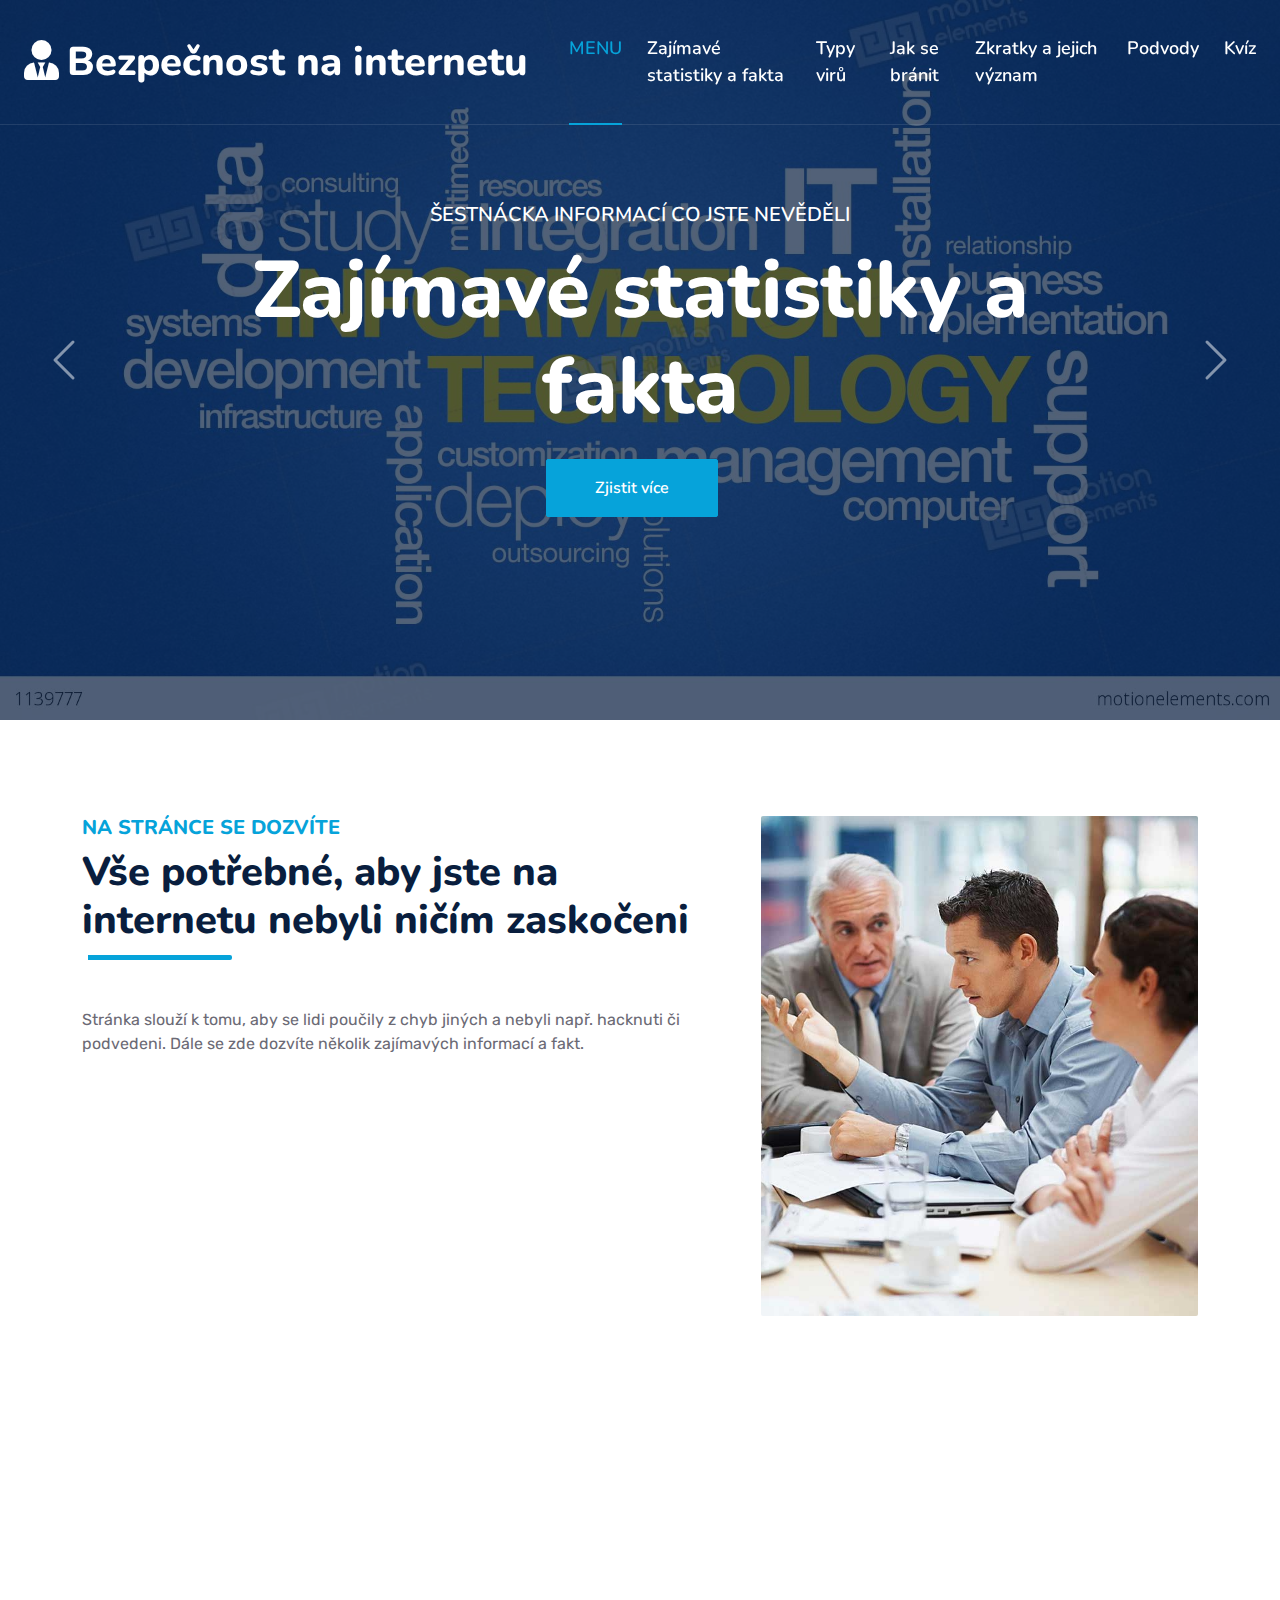
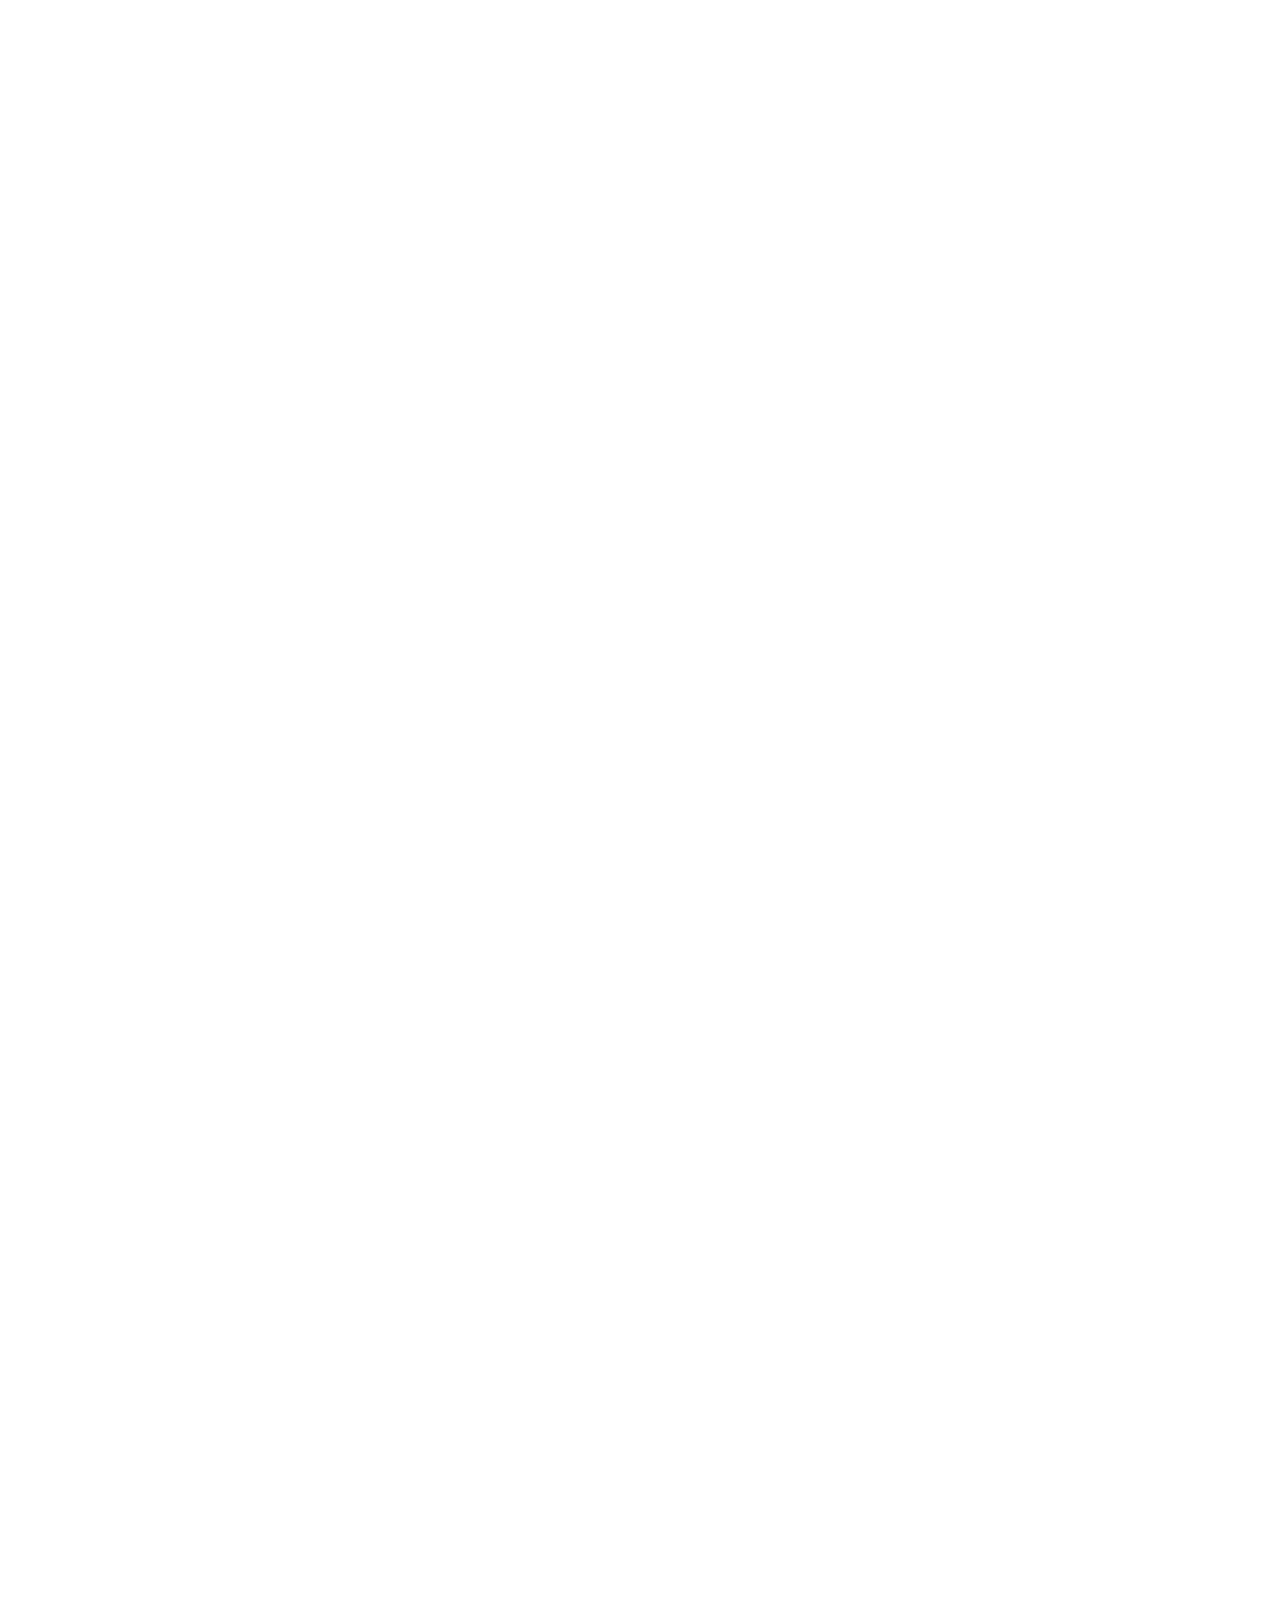
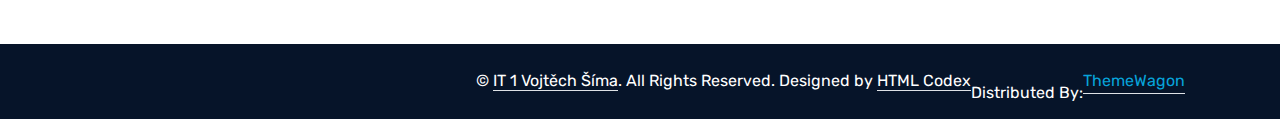
<file: index.html>
<!DOCTYPE html><html lang="cs"><head> <meta charset="utf-8"> <title>Bezpečnost na internetu</title> <meta content="width=device-width, initial-scale=1.0" name="viewport"> <meta content="Free HTML Templates" name="keywords"> <meta content="Free HTML Templates" name="description"> <!-- Favicon --> <link href="img/favicon.ico" rel="icon"> <!-- Google Web Fonts --> <link rel="preconnect" href="https://fonts.googleapis.com"> <link rel="preconnect" href="https://fonts.gstatic.com" crossorigin> <link href="https://fonts.googleapis.com/css2?family=Nunito:wght@400;600;700;800&family=Rubik:wght@400;500;600;700&display=swap" rel="stylesheet"> <!-- Icon Font Stylesheet --> <link href="https://cdnjs.cloudflare.com/ajax/libs/font-awesome/5.10.0/css/all.min.css" rel="stylesheet"> <link href="https://cdn.jsdelivr.net/npm/bootstrap-icons@1.4.1/font/bootstrap-icons.css" rel="stylesheet"> <!-- Libraries Stylesheet --> <link href="lib/owlcarousel/assets/owl.carousel.min.css" rel="stylesheet"> <link href="lib/animate/animate.min.css" rel="stylesheet"> <!-- Customized Bootstrap Stylesheet --> <link href="css/bootstrap.min.css" rel="stylesheet"> <!-- Template Stylesheet --> <link href="css/style.css" rel="stylesheet"></head><body> <!-- Spinner Start --> <div id="spinner" class="show bg-white position-fixed translate-middle w-100 vh-100 top-50 start-50 d-flex align-items-center justify-content-center"> <div class="spinner"></div> </div> <!-- Spinner End --> <!-- Navbar & Carousel Start --> <div class="container-fluid position-relative p-0"> <nav class="navbar navbar-expand-lg navbar-dark px-4 py-3 py-lg-0"> <a href="index.html" class="navbar-brand p-0"> <h1 class="m-0"><i class="fa fa-user-tie me-2"></i>Bezpečnost na internetu</h1> </a> <button class="navbar-toggler" type="button" data-bs-toggle="collapse" data-bs-target="#navbarCollapse"> <span class="fa fa-bars"></span> </button> <div class="collapse navbar-collapse" id="navbarCollapse"> <div class="navbar-nav ms-auto py-0"> <a href="index.html" class="nav-item nav-link active">MENU</a> <a href="about.html" class="nav-item nav-link">Zajímavé statistiky a fakta</a> <a href="service.html" class="nav-item nav-link">Typy virů</a> <div class="nav-item dropdown"> <a href="price.html" class="nav-link">Jak se bránit</a> </div> <a href="feature.html" class="nav-item nav-link">Zkratky a jejich význam</a> <a href="quote.html" class="nav-item nav-link">Podvody</a> <a href="contact.html" class="nav-item nav-link">Kvíz</a> </div> </div> </nav> <div id="header-carousel" class="carousel slide carousel-fade" data-bs-ride="carousel"> <div class="carousel-inner"> <div class="carousel-item active"> <img class="w-100" src="img/info.jpg" alt="Image"> <div class="carousel-caption d-flex flex-column align-items-center justify-content-center"> <div class="p-3" style="max-width: 900px;"> <h5 class="text-white text-uppercase mb-3 animated slideInDown">Šestnácka informací co jste nevěděli</h5> <h1 class="display-1 text-white mb-md-4 animated zoomIn">Zajímavé statistiky a fakta</h1> <a href="about.html" class="btn btn-primary py-md-3 px-md-5 me-3 animated slideInLeft">Zjistit více</a> </div> </div> </div> <div class="carousel-item"> <img class="w-100" src="img/virusLOL.jpg" alt="Image"> <div class="carousel-caption d-flex flex-column align-items-center justify-content-center"> <div class="p-3" style="max-width: 900px;"> <h5 class="text-white text-uppercase mb-3 animated slideInDown">Malware, Trosjký kůn, Červ, Spyware, Adware</h5> <h1 class="display-1 text-white mb-md-4 animated zoomIn">Typy virů</h1> <a href="service.html" class="btn btn-primary py-md-3 px-md-5 me-3 animated slideInLeft">Zjistit více</a> </div> </div> </div> <div class="carousel-item"> <img class="w-100" src="img/carousel-2.jpg" alt="Image"> <div class="carousel-caption d-flex flex-column align-items-center justify-content-center"> <div class="p-3" style="max-width: 900px;"> <h5 class="text-white text-uppercase mb-3 animated slideInDown">Na co si dávat pozor</h5> <h1 class="display-1 text-white mb-md-4 animated zoomIn">Jak se bránit</h1> <a href="price.html" class="btn btn-primary py-md-3 px-md-5 me-3 animated slideInLeft">Zjistit více</a> </div> </div> </div> <div class="carousel-item"> <img class="w-50" src="img/zkratky.jpg" alt="Image"> <div class="carousel-caption d-flex flex-column align-items-center justify-content-center"> <div class="p-3" style="max-width: 900px;"> <h5 class="text-white text-uppercase mb-3 animated slideInDown">Důležité zkratky a pojmy</h5> <h1 class="display-1 text-white mb-md-4 animated zoomIn">Zkratky a jejich význam</h1> <a href="feature.html" class="btn btn-primary py-md-3 px-md-5 me-3 animated slideInLeft">Zjistit více</a> </div> </div> </div> <div class="carousel-item"> <img class="w-100" src="img/scam.png" alt="Image"> <div class="carousel-caption d-flex flex-column align-items-center justify-content-center"> <div class="p-3" style="max-width: 900px;"> <h5 class="text-white text-uppercase mb-3 animated slideInDown">Phishing, Ramsonware...</h5> <h1 class="display-1 text-white mb-md-4 animated zoomIn">Podvody</h1> <a href="service.html" class="btn btn-primary py-md-3 px-md-5 me-3 animated slideInLeft">Zjistit více</a> </div> </div> </div> <div class="carousel-item"> <img class="w-90" src="img/kviz.png" alt="Image"> <div class="carousel-caption d-flex flex-column align-items-center justify-content-center"> <div class="p-3" style="max-width: 900px;"> <h5 class="text-white text-uppercase mb-3 animated slideInDown">Otestuj své znalosti</h5> <h1 class="display-1 text-white mb-md-4 animated zoomIn">Kvíz</h1> <a href="contact.html" class="btn btn-primary py-md-3 px-md-5 me-3 animated slideInLeft">Zjistit více</a> </div> </div> </div> </div> <button class="carousel-control-prev" type="button" data-bs-target="#header-carousel" data-bs-slide="prev"> <span class="carousel-control-prev-icon" aria-hidden="true"></span> <span class="visually-hidden">Previous</span> </button> <button class="carousel-control-next" type="button" data-bs-target="#header-carousel" data-bs-slide="next"> <span class="carousel-control-next-icon" aria-hidden="true"></span> <span class="visually-hidden">Next</span> </button> </div> </div> <!-- Navbar & Carousel End --> <!-- Full Screen Search Start --> <div class="modal fade" id="searchModal" tabindex="-1"> <div class="modal-dialog modal-fullscreen"> <div class="modal-content" style="background: rgba(9, 30, 62, .7);"> <div class="modal-header border-0"> <button type="button" class="btn bg-white btn-close" data-bs-dismiss="modal" aria-label="Close"></button> </div> <div class="modal-body d-flex align-items-center justify-content-center"> <div class="input-group" style="max-width: 600px;"> <input type="text" class="form-control bg-transparent border-primary p-3" placeholder="Type search keyword"> <button class="btn btn-primary px-4"><i class="bi bi-search"></i></button> </div> </div> </div> </div> </div> <!-- Full Screen Search End --> <!-- About Start --> <div class="container-fluid py-5 wow fadeInUp" data-wow-delay="0.1s"> <div class="container py-5"> <div class="row g-5"> <div class="col-lg-7"> <div class="section-title position-relative pb-3 mb-5"> <h5 class="fw-bold text-primary text-uppercase">Na stránce se dozvíte</h5> <h1 class="mb-0">Vše potřebné, aby jste na internetu nebyli ničím zaskočeni</h1> </div> <p class="mb-4">Stránka slouží k tomu, aby se lidi poučily z chyb jiných a nebyli např. hacknuti či podvedeni. Dále se zde dozvíte několik zajímavých informací a fakt.</p> <div class="row g-0 mb-3"> <div class="col-sm-6 wow zoomIn" data-wow-delay="0.2s"> <h5 class="mb-3"><i class="fa fa-check text-primary me-3"></i>Jak si vytvořit silné heslo</h5> <h5 class="mb-3"><i class="fa fa-check text-primary me-3"></i>Proč si kontrolovat každý odkaz</h5> </div> <div class="col-sm-6 wow zoomIn" data-wow-delay="0.4s"> <h5 class="mb-3"><i class="fa fa-check text-primary me-3"></i>Jak zabránit útokům</h5> <h5 class="mb-3"><i class="fa fa-check text-primary me-3"></i>Co je to VPN</h5> </div> </div> <div class="d-flex align-items-center mb-4 wow fadeIn" data-wow-delay="0.6s"> </div> <a href="contact.html" class="btn btn-primary py-3 px-5 mt-3 wow zoomIn" data-wow-delay="0.9s">Vyzkoušejte si kvíz</a> </div> <div class="col-lg-5" style="min-height: 500px;"> <div class="position-relative h-100"> <img class="position-absolute w-100 h-100 rounded wow zoomIn" data-wow-delay="0.9s" src="img/about.jpg" alt="obrázek" style="object-fit: cover;"> </div> </div> </div> </div> </div> <!-- About End --> <!-- Features Start --> <div class="container-fluid py-5 wow fadeInUp" data-wow-delay="0.1s"> <div class="container py-5"> <div class="section-title text-center position-relative pb-3 mb-5 mx-auto" style="max-width: 600px;"> <h5 class="fw-bold text-primary text-uppercase">Proč je důležité dbát na bezpečí?</h5> <h1 class="mb-0">Tak snad nechcete být napadeni hackerem</h1> </div> <div class="row g-5"> <div class="col-lg-4"> <div class="row g-5"> <div class="col-12 wow zoomIn" data-wow-delay="0.2s"> <div class="bg-primary rounded d-flex align-items-center justify-content-center mb-3" style="width: 60px; height: 60px;"> <i class="fa fa-cubes text-white"></i> </div> <h4>Nikdo se nedostane do vašich účtů</h4> <p class="mb-0"><strong>Kvalitní silné heslo</strong> je základ k tomu, aby se nikdo nedostal do vašeho účtů. Samozřejmě dnes je spousta způsobů, jak se do účtu znovu dostat. Ale problem nastane tehdy, když začnete něco dělat, jakmile už je <strong>příliš pozdě</strong>. Než stihnete zareagovat hacker vám dokáže např. ukrást peníze z internetového bankovnictví.</p> </div> <div class="col-12 wow zoomIn" data-wow-delay="0.6s"> <div class="bg-primary rounded d-flex align-items-center justify-content-center mb-3" style="width: 60px; height: 60px;"> <i class="fa fa-award text-white"></i> </div> <h4>Nestáhnete si vir do počítače</h4> <p class="mb-0">Kdyby jste si náhodou omylem stáhli nějaký ten vir, tak to dokáže na vašem počítači udělat docela čurbes. Jak tomu zabránit se dozvíte na stránce <a href="./price.html">zde</a> </p> </div> </div> </div> <div class="col-lg-4 wow zoomIn" data-wow-delay="0.9s" style="min-height: 350px;"> <div class="position-relative h-100"> <img class="position-absolute w-100 h-100 rounded wow zoomIn" data-wow-delay="0.1s" src="img/feature.jpg" alt="Obrázek" style="object-fit: cover;"> </div> </div> <div class="col-lg-4"> <div class="row g-5"> <div class="col-12 wow zoomIn" data-wow-delay="0.4s"> <div class="bg-primary rounded d-flex align-items-center justify-content-center mb-3" style="width: 60px; height: 60px;"> <i class="fa fa-users-cog text-white"></i> </div> <h4>Nebude vás nikdo vydírat (phishing)</h4> <p class="mb-0">Útočníci mohou využívat <strong>phishing</strong> (což je technika používaná k získávání citlivých údajů) v rámci webové stránky a e-maily se škodlivými odkazy a přílohami. Tímto způsobem se mohou pokoušet o <strong>krádež</strong> bankovních informací nebo <strong>vydírat</strong> organizace po zablokování jejich IT systémů a dat.</p> </div> <div class="col-12 wow zoomIn" data-wow-delay="0.8s"> <div class="bg-primary rounded d-flex align-items-center justify-content-center mb-3" style="width: 60px; height: 60px;"> <i class="fa fa-phone-alt text-white"></i> </div> <h4>Zabráníte kybernetickým útokům</h4> <p class="mb-0"><strong>Kybernetické útoky</strong> jsou pokusy o <strong>zneužití</strong> informací krádeží, zničením nebo odhalením dat a jejich cílem je <strong>narušit nebo zničit</strong> počítačové systémy a sítě.</p> </div> </div> </div> </div> </div> </div> <!-- Features Start --> <!-- Vendor Start --> <div class="container-fluid py-5 wow fadeInUp" data-wow-delay="0.1s"> <div class="container py-5 mb-5"> <div class="bg-white"> <div class="owl-carousel vendor-carousel"> <img src="img/vendor-1.jpg" alt=""> <img src="img/vendor-2.jpg" alt=""> <img src="img/vendor-3.jpg" alt=""> <img src="img/vendor-4.jpg" alt=""> <img src="img/vendor-5.jpg" alt=""> <img src="img/vendor-6.jpg" alt=""> <img src="img/vendor-7.jpg" alt=""> <img src="img/vendor-8.jpg" alt=""> <img src="img/vendor-9.jpg" alt=""> </div> </div> </div> </div> <!-- Vendor End --> <!-- Footer Start --> <div class="container-fluid bg-dark text-light mt-5 wow fadeInUp" data-wow-delay="0.1s"> <div class="container"> <div class="row gx-5"> <div class="col-lg-4 col-md-6 footer-about"> </div> <div class="col-lg-8 col-md-6"> <div class="row gx-5"> <div class="col-lg-4 col-md-12 pt-5 mb-5"> <div class="section-title section-title-sm position-relative pb-3 mb-4"> <h3 class="text-light mb-0">Něco o mně</h3> </div> <div class="d-flex mb-2"> <i class="bi bi-geo-alt text-primary me-2"></i> <p class="mb-0">Služovice, Czech Republic</p> </div> <div class="d-flex mb-2"> <i class="bi bi-envelope-open text-primary me-2"></i> <p class="mb-0">sima.vojtech@email.cz</p> </div> <div class="d-flex mb-2"> <i class="bi bi-telephone text-primary me-2"></i> <p class="mb-0">+420 777 115 402</p> </div> </div> <div class="col-lg-4 col-md-12 pt-0 pt-lg-5 mb-5"> <div class="section-title section-title-sm position-relative pb-3 mb-4"> <h3 class="text-light mb-0">Zdroje</h3> </div> <div class="link-animated d-flex flex-column justify-content-start"> <a class="text-light mb-2" href="https://www.instagram.com/bud.safe.online/"><i class="bi bi-arrow-right text-primary me-2"></i>www.instagram.com/bud.safe.online/</a> <a class="text-light mb-2" href="https://blog.avast.com/cs"><i class="bi bi-arrow-right text-primary me-2"></i>blog.avast.com/cs</a> <a class="text-light mb-2" href="https://www.jaknainternet.cz/"><i class="bi bi-arrow-right text-primary me-2"></i>www.jaknainternet.cz/</a> <a class="text-light mb-2" href="https://www.eset.com/cz/"><i class="bi bi-arrow-right text-primary me-2"></i>www.eset.com/cz/</a> <a class="text-light mb-2" href="https://www.zbozi.cz/magazin/c/bezpecnost-na-internetu/"><i class="bi bi-arrow-right text-primary me-2"></i>www.zbozi.cz/magazin/c/bezpecnost-na-internetu/</a> <a class="text-light" href="https://www.sosej.cz/Magazin/Software/pocitacove-viry"><i class="bi bi-arrow-right text-primary me-2"></i>www.sosej.cz</a> </div> </div> <div class="col-lg-4 col-md-12 pt-0 pt-lg-5 mb-5"> <div class="section-title section-title-sm position-relative pb-3 mb-4"> <h3 class="text-light mb-0">Doporučené stránky</h3> </div> <div class="link-animated d-flex flex-column justify-content-start"> <a class="text-light mb-2" href="https://www.avast.com/cz/besafeonline/online-kurz?gclid=Cj0KCQjwhqaVBhCxARIsAHK1tiMZ7tjDGXu889YC9B-Z6cCLHwgwKsJ1TXfCYSVu4slug1-El4bmY50aAgFqEALw_wcB"><i class="bi bi-arrow-right text-primary me-2"></i>Budsafeonline KURZ</a> <a class="text-light mb-2" href="https://www.ngss.cz/clanek/54-10-rad-pro-bezpecne-chovani-na-internetu"><i class="bi bi-arrow-right text-primary me-2"></i>Článek o radách ohledně internetu</a> <a class="text-light mb-2" href="https://www.youtube.com/watch?v=QN4jSgey6u8&ab_channel=Czechitas"><i class="bi bi-arrow-right text-primary me-2"></i>Video - obecně o bezpečí</a> <a class="text-light mb-2" href="https://www.youtube.com/watch?v=a_LiGXtXXNQ&ab_channel=StudioMoonTV"><i class="bi bi-arrow-right text-primary me-2"></i>Animovaný dokument od Moona - DOPORUČUJI</a> <a class="text-light mb-2" href="https://www.youtube.com/watch?v=Rc1Y_haDX_w&t=230s&ab_channel=N%C3%A1vody"><i class="bi bi-arrow-right text-primary me-2"></i>Video o tom, jak dlouho trvá prolomit heslo</a> <a class="text-light" href="https://www.youtube.com/watch?v=jTIUgshJjds&ab_channel=TechRaj"><i class="bi bi-arrow-right text-primary me-2"></i>Jak to vidí hacker (anglicky)</a> </div> </div> </div> </div> </div> </div> </div> <div class="container-fluid text-white" style="background: #061429;"> <div class="container text-center"> <div class="row justify-content-end"> <div class="col-lg-8 col-md-6"> <div class="d-flex align-items-center justify-content-center" style="height: 75px;"> <p class="mb-0">&copy; <a class="text-white border-bottom" href="#">IT 1 Vojtěch Šíma</a>. All Rights Reserved. <!--/*** This template is free as long as you keep the footer author’s credit link/attribution link/backlink. If you'd like to use the template without the footer author’s credit link/attribution link/backlink, you can purchase the Credit Removal License from "https://htmlcodex.com/credit-removal". Thank you for your support. ***/-->Designed by <a class="text-white border-bottom" href="https://htmlcodex.com">HTML Codex</a></p> <br>Distributed By: <a class="border-bottom" href="https://themewagon.com" target="_blank">ThemeWagon</a> </div> </div> </div> </div> </div> <!-- Footer End --> <!-- Back to Top --> <a href="#" class="btn btn-lg btn-primary btn-lg-square rounded back-to-top"><i class="bi bi-arrow-up"></i></a> <!-- JavaScript Libraries --> <script src="https://code.jquery.com/jquery-3.4.1.min.js"></script> <script src="https://cdn.jsdelivr.net/npm/bootstrap@5.0.0/dist/js/bootstrap.bundle.min.js"></script> <script src="lib/wow/wow.min.js"></script> <script src="lib/easing/easing.min.js"></script> <script src="lib/waypoints/waypoints.min.js"></script> <script src="lib/counterup/counterup.min.js"></script> <script src="lib/owlcarousel/owl.carousel.min.js"></script> <!-- Template Javascript --> <script src="js/main.js"></script></body></html>
</file>
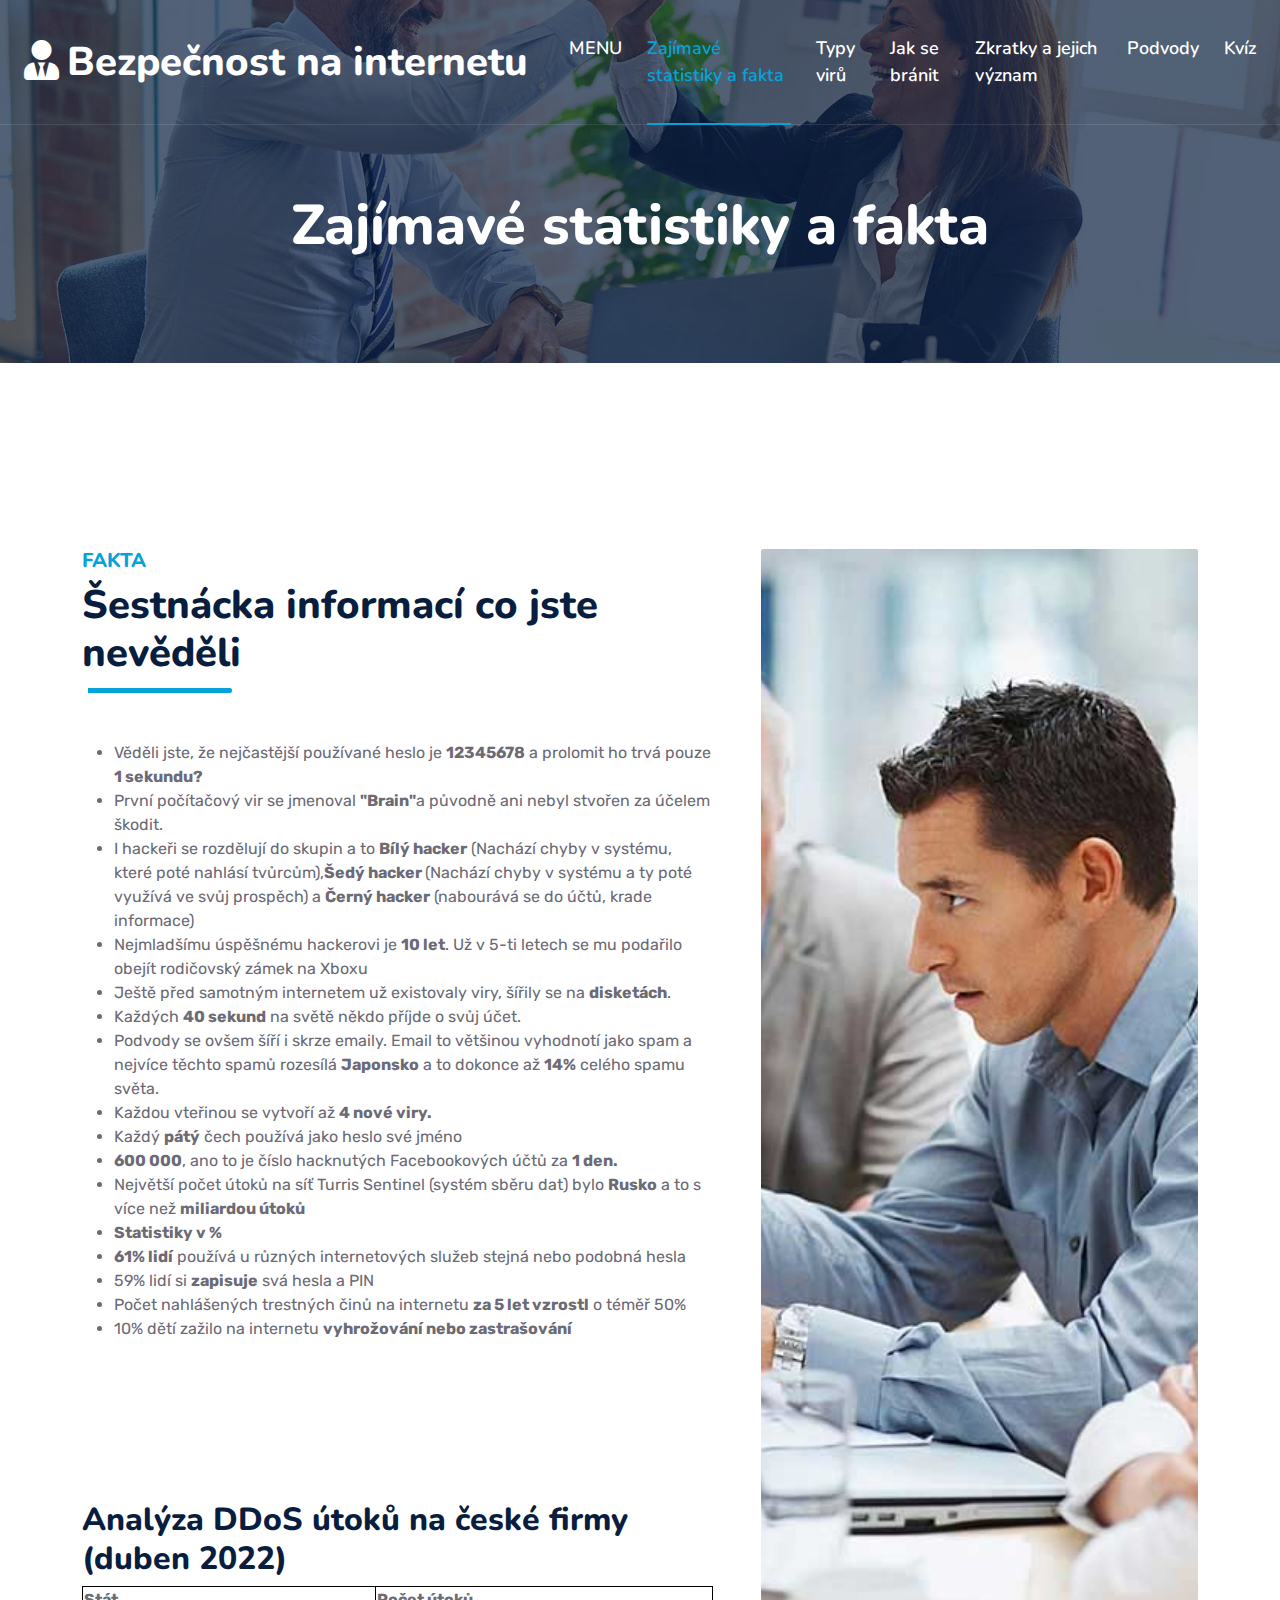
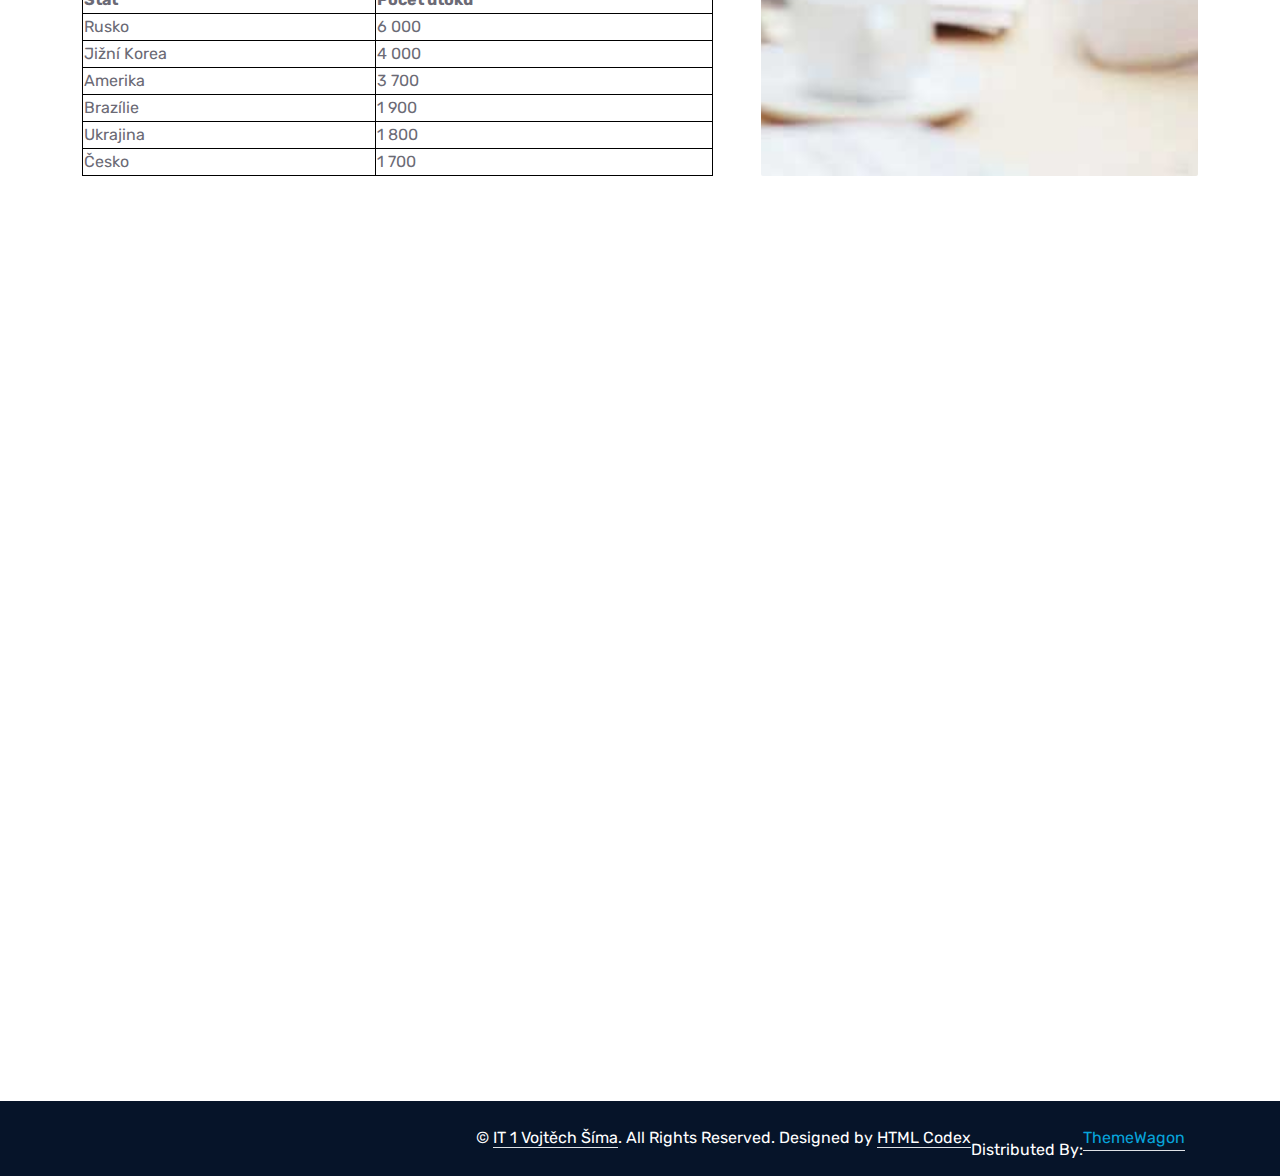
<file: about.html>
<!DOCTYPE html><html lang="cs"><head> <meta charset="utf-8"> <title>Bezpečnost na internetu</title> <meta content="width=device-width, initial-scale=1.0" name="viewport"> <meta content="Free HTML Templates" name="keywords"> <meta content="Free HTML Templates" name="description"> <!-- Favicon --> <link href="img/favicon.ico" rel="icon"> <!-- Google Web Fonts --> <link rel="preconnect" href="https://fonts.googleapis.com"> <link rel="preconnect" href="https://fonts.gstatic.com" crossorigin> <link href="https://fonts.googleapis.com/css2?family=Nunito:wght@400;600;700;800&family=Rubik:wght@400;500;600;700&display=swap" rel="stylesheet"> <!-- Icon Font Stylesheet --> <link href="https://cdnjs.cloudflare.com/ajax/libs/font-awesome/5.10.0/css/all.min.css" rel="stylesheet"> <link href="https://cdn.jsdelivr.net/npm/bootstrap-icons@1.4.1/font/bootstrap-icons.css" rel="stylesheet"> <!-- Libraries Stylesheet --> <link href="lib/owlcarousel/assets/owl.carousel.min.css" rel="stylesheet"> <link href="lib/animate/animate.min.css" rel="stylesheet"> <!-- Customized Bootstrap Stylesheet --> <link href="css/bootstrap.min.css" rel="stylesheet"> <!-- Template Stylesheet --> <link href="css/style.css" rel="stylesheet"></head><body> <!-- Spinner Start --> <div id="spinner" class="show bg-white position-fixed translate-middle w-100 vh-100 top-50 start-50 d-flex align-items-center justify-content-center"> <div class="spinner"></div> </div> <!-- Spinner End --> <!-- Navbar Start --> <div class="container-fluid position-relative p-0"> <nav class="navbar navbar-expand-lg navbar-dark px-4 py-3 py-lg-0"> <a href="index.html" class="navbar-brand p-0"> <h1 class="m-0"><i class="fa fa-user-tie me-2"></i>Bezpečnost na internetu</h1> </a> <button class="navbar-toggler" type="button" data-bs-toggle="collapse" data-bs-target="#navbarCollapse"> <span class="fa fa-bars"></span> </button> <div class="collapse navbar-collapse" id="navbarCollapse"> <div class="navbar-nav ms-auto py-0"> <a href="index.html" class="nav-item nav-link">MENU</a> <a href="about.html" class="nav-item nav-link active">Zajímavé statistiky a fakta</a> <a href="service.html" class="nav-item nav-link ">Typy virů</a> <div class="nav-item dropdown"> <a href="price.html" class="nav-link">Jak se bránit</a> </div> <a href="feature.html" class="nav-item nav-link">Zkratky a jejich význam</a> <a href="quote.html" class="nav-item nav-link">Podvody</a> <a href="contact.html" class="nav-item nav-link">Kvíz</a> </div> </div> </nav> <div class="container-fluid bg-primary py-5 bg-header" style="margin-bottom: 90px;"> <div class="row py-5"> <div class="col-12 pt-lg-5 mt-lg-5 text-center"> <h1 class="display-4 text-white animated zoomIn">Zajímavé statistiky a fakta</h1> </div> </div> </div> </div> <!-- Navbar End --> <!-- Full Screen Search Start --> <div class="modal fade" id="searchModal" tabindex="-1"> <div class="modal-dialog modal-fullscreen"> <div class="modal-content" style="background: rgba(9, 30, 62, .7);"> <div class="modal-header border-0"> <button type="button" class="btn bg-white btn-close" data-bs-dismiss="modal" aria-label="Close"></button> </div> <div class="modal-body d-flex align-items-center justify-content-center"> <div class="input-group" style="max-width: 600px;"> <input type="text" class="form-control bg-transparent border-primary p-3" placeholder="Type search keyword"> <button class="btn btn-primary px-4"><i class="bi bi-search"></i></button> </div> </div> </div> </div> </div> <!-- Full Screen Search End --> <!-- About Start --> <div class="container-fluid py-5 wow fadeInUp" data-wow-delay="0.1s"> <div class="container py-5"> <div class="row g-5"> <div class="col-lg-7"> <div class="section-title position-relative pb-3 mb-5"> <h5 class="fw-bold text-primary text-uppercase">FAKTA</h5> <h1 class="mb-0">Šestnácka informací co jste nevěděli</h1> </div> <div> <ul> <li> Věděli jste, že nejčastější používané heslo je <strong>12345678</strong> a prolomit ho trvá pouze <strong>1 sekundu?</strong> </li> <li> První počítačový vir se jmenoval <strong>"Brain"</strong>a původně ani nebyl stvořen za účelem škodit. </li> <li> I hackeři se rozdělují do skupin a to <strong>Bílý hacker</strong> (Nachází chyby v systému, které poté nahlásí tvůrcům),<strong>Šedý hacker </strong>(Nachází chyby v systému a ty poté využívá ve svůj prospěch) a <strong>Černý hacker</strong> (nabourává se do účtů, krade informace) </li> <li>Nejmladšímu úspěšnému hackerovi je <strong>10 let</strong>. Už v 5-ti letech se mu podařilo obejít rodičovský zámek na Xboxu</li> <li>Ještě před samotným internetem už existovaly viry, šířily se na <strong>disketách</strong>.</li> <li>Každých <strong>40 sekund</strong> na světě někdo příjde o svůj účet.</li> <li>Podvody se ovšem šíří i skrze emaily. Email to většinou vyhodnotí jako spam a nejvíce těchto spamů rozesílá <strong>Japonsko</strong> a to dokonce až <strong>14%</strong> celého spamu světa.</li> <li>Každou vteřinou se vytvoří až <strong>4 nové viry.</strong></li> <li>Každý <strong>pátý</strong> čech používá jako heslo své jméno</li> <li><strong>600 000</strong>, ano to je číslo hacknutých Facebookových účtů za <strong>1 den.</strong></li> <li>Největší počet útoků na síť Turris Sentinel (systém sběru dat) bylo <strong>Rusko</strong> a to s více než <strong>miliardou útoků</strong></li> <li><strong>Statistiky v %</strong></li> <li><strong>61% lidí</strong> používá u různých internetových služeb stejná nebo podobná hesla</li> <li>59% lidí si <strong>zapisuje</strong> svá hesla a PIN</li> <li>Počet nahlášených trestných činů na internetu <strong>za 5 let vzrostl</strong> o téměř 50%</li> <li>10% dětí zažilo na internetu <strong>vyhrožování nebo zastrašování</strong></li> </ul> </div> <br> <br> <br> <br> <br> <br> <h2>Analýza DDoS útoků na české firmy (duben 2022)</h2> <table style="width:100%"> <tr> <th>Stát</th> <th>Počet útoků</th> </tr> <tr> <td>Rusko</td> <td>6 000</td> </tr> <tr> <td>Jižní Korea</td> <td>4 000</td> </tr> <tr> <td>Amerika</td> <td>3 700</td> </tr> <tr> <td>Brazílie</td> <td>1 900</td> </tr> <tr> <td>Ukrajina</td> <td>1 800</td> </tr> <tr> <td>Česko</td> <td>1 700</td> </tr> </table> <a href="quote.html"></a> </div> <div class="col-lg-5" style="min-height: 500px;"> <div class="position-relative h-100"> <img class="position-absolute w-100 h-100 rounded wow zoomIn" data-wow-delay="0.9s" src="img/about.jpg" alt="Obrázek" style="object-fit: cover;"> </div> </div> </div> </div> </div> <!-- About End --> <!-- Team Start --> <!-- Vendor Start --> <div class="container-fluid py-5 wow fadeInUp" data-wow-delay="0.1s"> <div class="container py-5 mb-5"> <div class="bg-white"> <div class="owl-carousel vendor-carousel"> <img src="img/vendor-1.jpg" alt=""> <img src="img/vendor-2.jpg" alt=""> <img src="img/vendor-3.jpg" alt=""> <img src="img/vendor-4.jpg" alt=""> <img src="img/vendor-5.jpg" alt=""> <img src="img/vendor-6.jpg" alt=""> <img src="img/vendor-7.jpg" alt=""> <img src="img/vendor-8.jpg" alt=""> <img src="img/vendor-9.jpg" alt=""> </div> </div> </div> </div> <!-- Vendor End --> <!-- Footer Start --> <div class="container-fluid bg-dark text-light mt-5 wow fadeInUp" data-wow-delay="0.1s"> <div class="container"> <div class="row gx-5"> <div class="col-lg-4 col-md-6 footer-about"> </div> <div class="col-lg-8 col-md-6"> <div class="row gx-5"> <div class="col-lg-4 col-md-12 pt-5 mb-5"> <div class="section-title section-title-sm position-relative pb-3 mb-4"> <h3 class="text-light mb-0">Něco o mně</h3> </div> <div class="d-flex mb-2"> <i class="bi bi-geo-alt text-primary me-2"></i> <p class="mb-0">Služovice, Czech Republic</p> </div> <div class="d-flex mb-2"> <i class="bi bi-envelope-open text-primary me-2"></i> <p class="mb-0">sima.vojtech@email.cz</p> </div> <div class="d-flex mb-2"> <i class="bi bi-telephone text-primary me-2"></i> <p class="mb-0">+420 777 115 402</p> </div> </div> <div class="col-lg-4 col-md-12 pt-0 pt-lg-5 mb-5"> <div class="section-title section-title-sm position-relative pb-3 mb-4"> <h3 class="text-light mb-0">Zdroje</h3> </div> <div class="link-animated d-flex flex-column justify-content-start"> <a class="text-light mb-2" href="https://www.instagram.com/bud.safe.online/"><i class="bi bi-arrow-right text-primary me-2"></i>www.instagram.com/bud.safe.online/</a> <a class="text-light mb-2" href="https://blog.avast.com/cs"><i class="bi bi-arrow-right text-primary me-2"></i>blog.avast.com/cs</a> <a class="text-light mb-2" href="https://www.jaknainternet.cz/"><i class="bi bi-arrow-right text-primary me-2"></i>www.jaknainternet.cz/</a> <a class="text-light mb-2" href="https://www.eset.com/cz/"><i class="bi bi-arrow-right text-primary me-2"></i>www.eset.com/cz/</a> <a class="text-light mb-2" href="https://www.zbozi.cz/magazin/c/bezpecnost-na-internetu/"><i class="bi bi-arrow-right text-primary me-2"></i>www.zbozi.cz/magazin/c/bezpecnost-na-internetu/</a> <a class="text-light" href="https://www.sosej.cz/Magazin/Software/pocitacove-viry"><i class="bi bi-arrow-right text-primary me-2"></i>www.sosej.cz</a> </div> </div> <div class="col-lg-4 col-md-12 pt-0 pt-lg-5 mb-5"> <div class="section-title section-title-sm position-relative pb-3 mb-4"> <h3 class="text-light mb-0">Doporučené stránky</h3> </div> <div class="link-animated d-flex flex-column justify-content-start"> <a class="text-light mb-2" href="https://www.avast.com/cz/besafeonline/online-kurz?gclid=Cj0KCQjwhqaVBhCxARIsAHK1tiMZ7tjDGXu889YC9B-Z6cCLHwgwKsJ1TXfCYSVu4slug1-El4bmY50aAgFqEALw_wcB"><i class="bi bi-arrow-right text-primary me-2"></i>Budsafeonline KURZ</a> <a class="text-light mb-2" href="https://www.ngss.cz/clanek/54-10-rad-pro-bezpecne-chovani-na-internetu"><i class="bi bi-arrow-right text-primary me-2"></i>Článek o radách ohledně internetu</a> <a class="text-light mb-2" href="https://www.youtube.com/watch?v=QN4jSgey6u8&ab_channel=Czechitas"><i class="bi bi-arrow-right text-primary me-2"></i>Video - obecně o bezpečí</a> <a class="text-light mb-2" href="https://www.youtube.com/watch?v=a_LiGXtXXNQ&ab_channel=StudioMoonTV"><i class="bi bi-arrow-right text-primary me-2"></i>Animovaný dokument od Moona - DOPORUČUJI</a> <a class="text-light mb-2" href="https://www.youtube.com/watch?v=Rc1Y_haDX_w&t=230s&ab_channel=N%C3%A1vody"><i class="bi bi-arrow-right text-primary me-2"></i>Video o tom, jak dlouho trvá prolomit heslo</a> <a class="text-light" href="https://www.youtube.com/watch?v=jTIUgshJjds&ab_channel=TechRaj"><i class="bi bi-arrow-right text-primary me-2"></i>Jak to vidí hacker (anglicky)</a> </div> </div> </div> </div> </div> </div> </div> <div class="container-fluid text-white" style="background: #061429;"> <div class="container text-center"> <div class="row justify-content-end"> <div class="col-lg-8 col-md-6"> <div class="d-flex align-items-center justify-content-center" style="height: 75px;"> <p class="mb-0">&copy; <a class="text-white border-bottom" href="#">IT 1 Vojtěch Šíma</a>. All Rights Reserved. <!--/*** This template is free as long as you keep the footer author’s credit link/attribution link/backlink. If you'd like to use the template without the footer author’s credit link/attribution link/backlink, you can purchase the Credit Removal License from "https://htmlcodex.com/credit-removal". Thank you for your support. ***/-->Designed by <a class="text-white border-bottom" href="https://htmlcodex.com">HTML Codex</a></p> <br>Distributed By: <a class="border-bottom" href="https://themewagon.com" target="_blank">ThemeWagon</a> </div> </div> </div> </div> </div> <!-- Footer End --> <!-- Back to Top --> <a href="#" class="btn btn-lg btn-primary btn-lg-square rounded back-to-top"><i class="bi bi-arrow-up"></i></a> <!-- JavaScript Libraries --> <script src="https://code.jquery.com/jquery-3.4.1.min.js"></script> <script src="https://cdn.jsdelivr.net/npm/bootstrap@5.0.0/dist/js/bootstrap.bundle.min.js"></script> <script src="lib/wow/wow.min.js"></script> <script src="lib/easing/easing.min.js"></script> <script src="lib/waypoints/waypoints.min.js"></script> <script src="lib/counterup/counterup.min.js"></script> <script src="lib/owlcarousel/owl.carousel.min.js"></script> <!-- Template Javascript --> <script src="js/main.js"></script></body></html>
</file>
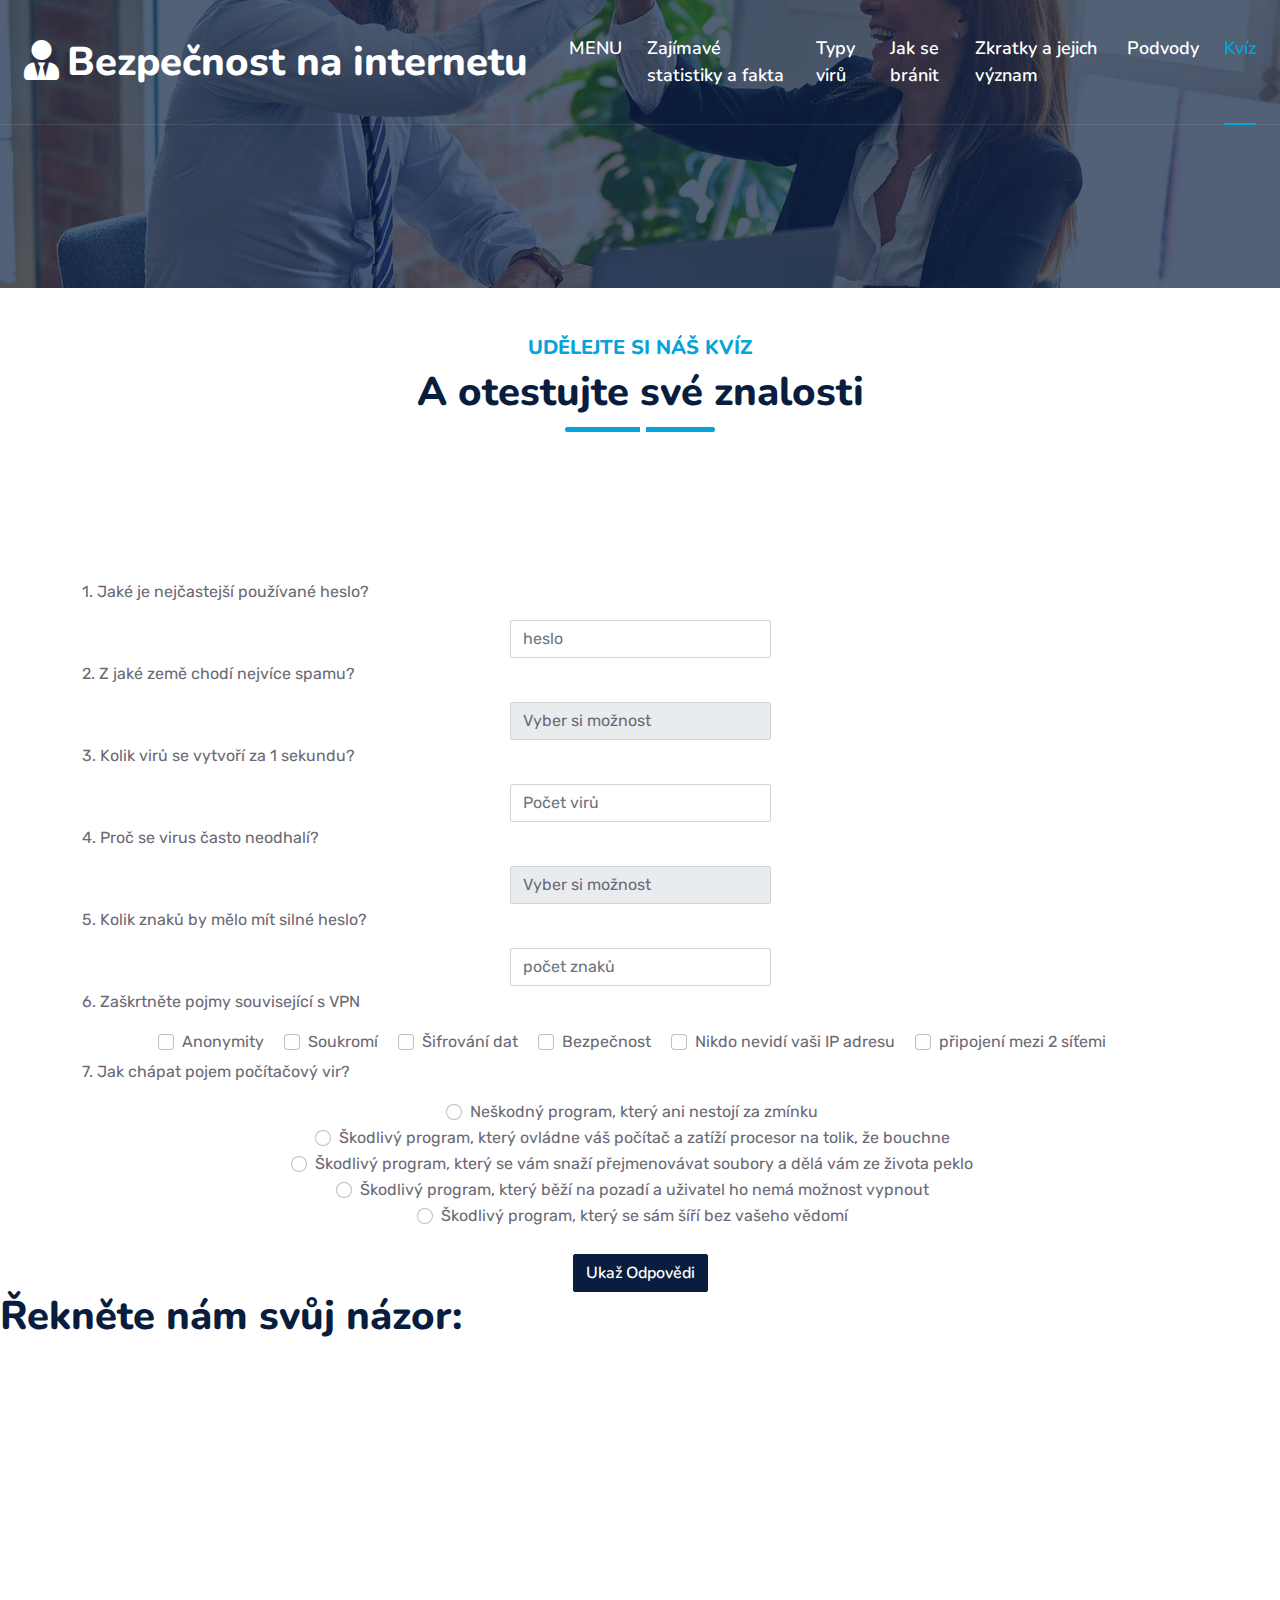
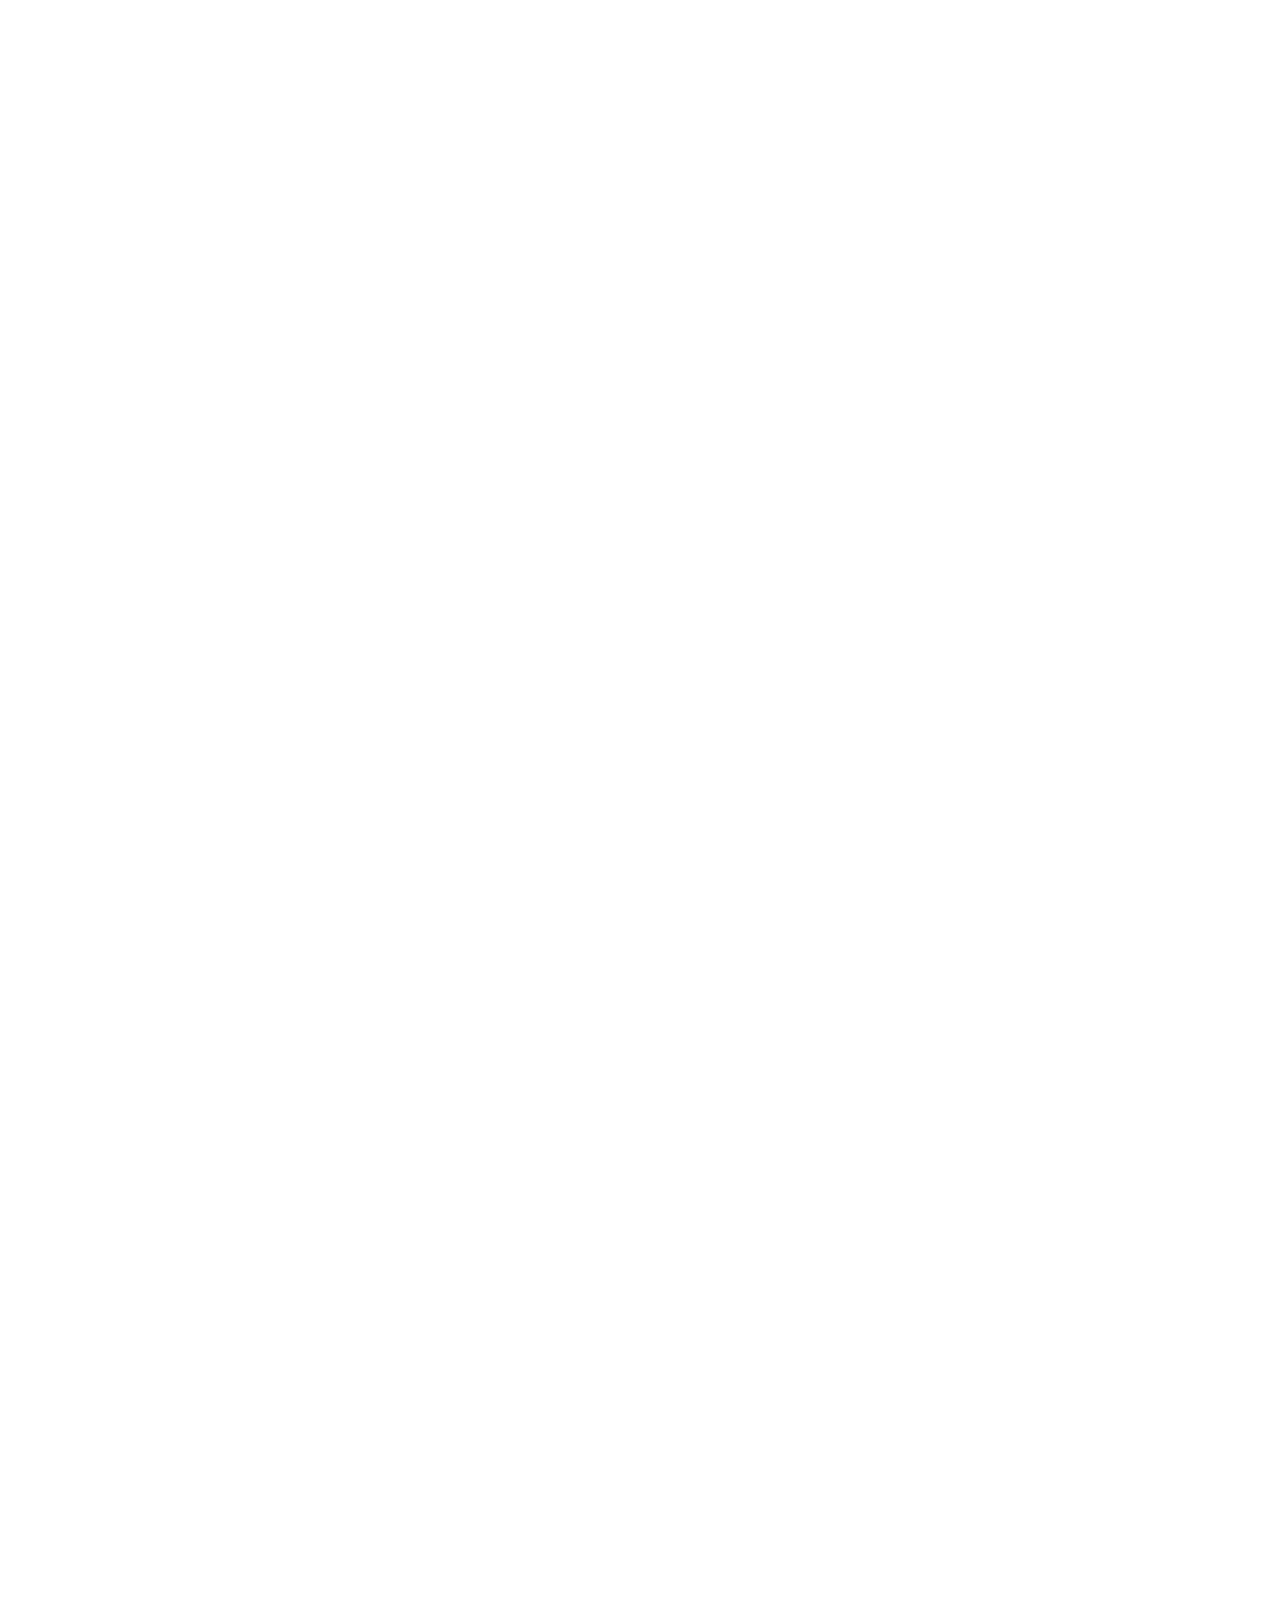
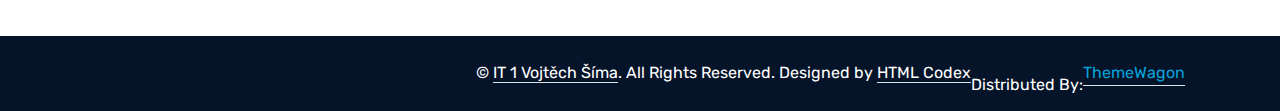
<file: contact.html>
<!DOCTYPE html><html lang="cs"><head> <meta charset="utf-8"> <title>Bezpečnost na internetu</title> <meta content="width=device-width, initial-scale=1.0" name="viewport"> <meta content="Free HTML Templates" name="keywords"> <meta content="Free HTML Templates" name="description"> <!-- Favicon --> <link href="img/favicon.ico" rel="icon"> <!-- Google Web Fonts --> <link rel="preconnect" href="https://fonts.googleapis.com"> <link rel="preconnect" href="https://fonts.gstatic.com" crossorigin> <link href="https://fonts.googleapis.com/css2?family=Nunito:wght@400;600;700;800&family=Rubik:wght@400;500;600;700&display=swap" rel="stylesheet"> <!-- Icon Font Stylesheet --> <link href="https://cdnjs.cloudflare.com/ajax/libs/font-awesome/5.10.0/css/all.min.css" rel="stylesheet"> <link href="https://cdn.jsdelivr.net/npm/bootstrap-icons@1.4.1/font/bootstrap-icons.css" rel="stylesheet"> <!-- Libraries Stylesheet --> <link href="lib/owlcarousel/assets/owl.carousel.min.css" rel="stylesheet"> <link href="lib/animate/animate.min.css" rel="stylesheet"> <!-- Customized Bootstrap Stylesheet --> <link href="css/bootstrap.min.css" rel="stylesheet"> <!-- Template Stylesheet --> <link href="css/style.css" rel="stylesheet"></head><body> <!-- Spinner Start --> <div id="spinner" class="show bg-white position-fixed translate-middle w-100 vh-100 top-50 start-50 d-flex align-items-center justify-content-center"> <div class="spinner"></div> </div> <!-- Spinner End --> <!-- Navbar Start --> <div class="container-fluid position-relative p-0"> <nav class="navbar navbar-expand-lg navbar-dark px-4 py-3 py-lg-0"> <a href="index.html" class="navbar-brand p-0"> <h1 class="m-0"><i class="fa fa-user-tie me-2"></i>Bezpečnost na internetu</h1> </a> <button class="navbar-toggler" type="button" data-bs-toggle="collapse" data-bs-target="#navbarCollapse"> <span class="fa fa-bars"></span> </button> <div class="collapse navbar-collapse" id="navbarCollapse"> <div class="navbar-nav ms-auto py-0"> <a href="index.html" class="nav-item nav-link">MENU</a> <a href="about.html" class="nav-item nav-link">Zajímavé statistiky a fakta</a> <a href="service.html" class="nav-item nav-link ">Typy virů</a> <div class="nav-item dropdown"> <a href="price.html" class="nav-link">Jak se bránit</a> </div> <a href="feature.html" class="nav-item nav-link ">Zkratky a jejich význam</a> <a href="quote.html" class="nav-item nav-link">Podvody</a> <a href="contact.html" class="nav-item nav-link active">Kvíz</a> </div> </div> </nav> <div class="container-fluid bg-primary py-5 bg-header" > <div class="row py-5"> <div class="col-12 pt-lg-5 mt-lg-5 text-center"> </div> </div> </div> </div> <!-- Navbar End --> <!-- Full Screen Search Start --> <div class="modal fade" id="searchModal" tabindex="-1"> <div class="modal-dialog modal-fullscreen"> <div class="modal-content" style="background: rgba(9, 30, 62, .7);"> <div class="modal-header border-0"> <button type="button" class="btn bg-white btn-close" data-bs-dismiss="modal" aria-label="Close"></button> </div> <div class="modal-body d-flex align-items-center justify-content-center"> <div class="input-group" style="max-width: 600px;"> <input type="text" class="form-control bg-transparent border-primary p-3" placeholder="Type search keyword"> <button class="btn btn-primary px-4"><i class="bi bi-search"></i></button> </div> </div> </div> </div> </div> <!-- Full Screen Search End --> <!-- Contact Start --> <div class="container-fluid py-5 wow fadeInUp" data-wow-delay="0.1s"> <div > <div class="section-title text-center position-relative pb-3 mb-5 mx-auto" style="max-width: 600px;"> <h5 class="fw-bold text-primary text-uppercase">Udělejte si náš kvíz</h5> <h1 class="mb-0">A otestujte své znalosti</h1> </div> </div> </div> <main class="container"> <div class="m-5"></div> <form> <p class="otazka pt-1">1. Jaké je nejčastejší používané heslo?</p> <div class="form-group row"> <div class="col-md-3 mx-auto"> <input type="text" class="form-control" name="teslacooldown" id="teslacooldown" placeholder="heslo"> </div> </div> <p class="alert alert-success collapse multi-collapse mt-2" id="answer1">12345678</p> <p class="otazka pt-1">2. Z jaké země chodí nejvíce spamu?</p> <div class="form-group row"> <div class="col-md-3 mx-auto"> <select class="form-control" name="maynard" id="maynard"> <option>Vyber si možnost</option> <option>Rusko</option> <option>Indie</option> <option>Čína</option> <option>Japonsko</option> </select> </div> </div> <p class="alert alert-success collapse multi-collapse mt-2" id="answer2">Japonsko</p> <p class="otazka pt-1">3. Kolik virů se vytvoří za 1 sekundu?</p> <div class="form-group row"> <div class="col-md-3 mx-auto"> <input type="number" class="form-control" name="zony" id="zony" min="0" max="10" placeholder="Počet virů"> </div> </div> <p class="alert alert-success collapse multi-collapse mt-2" id="answer3">4</p> <p class="otazka pt-1">4. Proč se virus často neodhalí?</p> <div class="form-group row"> <div class="col-md-3 mx-auto"> <select class="form-control" name="class" id="class"> <option>Vyber si možnost</option> <option>Je šikovně skrytý ve složce</option> <option>Vůbec není stažený v počítači</option> <option>Protože místo hledání virů hraju fortnite</option> <option>Běží na pozadí</option> <option>Vir funguje jen tehdy, když není na počítači zaznamenána žádná aktivita</option> </select> </div> </div> <p class="alert alert-success collapse multi-collapse mt-2" id="answer4">Běží na pozadí</p> <p class="otazka pt-1">5. Kolik znaků by mělo mít silné heslo?</p> <div class="form-group row"> <div class="col-md-3 mx-auto"> <input type="number" class="form-control" name="designation" id="designation" min="0" max="9999" placeholder="počet znaků"> </div> </div> <p class="alert alert-success collapse multi-collapse mt-2" id="answer5">16</p> <p class="otazka pt-1">6. Zaškrtněte pojmy související s VPN</p> <div class="col-md-12 mx-auto text-black text-center"> <div class="form-check form-check-inline" id="scp"> <input class="form-check-input" type="checkbox" id="inlineCheckbox1" value="option1"> <label class="form-check-label" for="inlineCheckbox1">Anonymity</label> </div> <div class="form-check form-check-inline"> <input class="form-check-input" type="checkbox" id="inlineCheckbox2" value="option2"> <label class="form-check-label" for="inlineCheckbox2">Soukromí</label> </div> <div class="form-check form-check-inline"> <input class="form-check-input" type="checkbox" id="inlineCheckbox3" value="option3"> <label class="form-check-label" for="inlineCheckbox3">Šifrování dat</label> </div> <div class="form-check form-check-inline"> <input class="form-check-input" type="checkbox" id="inlineCheckbox4" value="option4"> <label class="form-check-label" for="inlineCheckbox4">Bezpečnost</label> </div> <div class="form-check form-check-inline"> <input class="form-check-input" type="checkbox" id="inlineCheckbox5" value="option5"> <label class="form-check-label" for="inlineCheckbox5">Nikdo nevidí vaši IP adresu</label> </div> <div class="form-check form-check-inline"> <input class="form-check-input" type="checkbox" id="inlineCheckbox6" value="option6"> <label class="form-check-label" for="inlineCheckbox6">připojení mezi 2 síťemi</label> </div> </div> <p class="alert alert-success collapse multi-collapse mt-2" id="answer6">Všechny, Anonymita, soukromí, šifrování dat, bezpečnost, nikdo nevidí vaši IP adresu, připojení mezi 2 síťemi</p> <p class="otazka pt-1">7. Jak chápat pojem počítačový vir?</p> <div class="form-group row"> <div class="col-md-8 text-black text-center mx-auto"> <div class="form-check form-check-inline" id="clir"> <input class="form-check-input" type="radio" name="clearance" id="1" value="option1"> <label class="form-check-label" for="1"> Neškodný program, který ani nestojí za zmínku </label> </div> <div class="form-check form-check-inline"> <input class="form-check-input" type="radio" name="clearance" id="2" value="option2"> <label class="form-check-label" for="2"> Škodlivý program, který ovládne váš počítač a zatíží procesor na tolik, že bouchne </label> </div> <div class="form-check form-check-inline"> <input class="form-check-input" type="radio" name="clearance" id="3" value="option3"> <label class="form-check-label" for="3"> Škodlivý program, který se vám snaží přejmenovávat soubory a dělá vám ze života peklo </label> </div> <div class="form-check form-check-inline"> <input class="form-check-input" type="radio" name="clearance" id="4" value="option4"> <label class="form-check-label" for="4"> Škodlivý program, který běží na pozadí a uživatel ho nemá možnost vypnout </label> </div> <div class="form-check form-check-inline"> <input class="form-check-input" type="radio" name="clearance" id="5" value="option5"> <label class="form-check-label" for="5"> Škodlivý program, který se sám šíří bez vašeho vědomí </label> </div> </div> </div> <p class="alert alert-success collapse multi-collapse mt-2" id="answer7">Škodlivý program, který se sám šíří bez vašeho vědomí</p> <div class="container text-center"> <button id="button" type="button" class="btn btn-dark mt-4" onclick="showanswers()" data-target=".multi-collapse" aria-expanded="false" aria-controls="answer1 answer2 answer3 answer4 answer5 answer6 answer7">Ukaž Odpovědi</button> </div> </form> </main> <h1>Řekněte nám svůj názor:</h1> <div class="row g-5"> <div class="col-lg-6 wow slideInUp" data-wow-delay="0.3s"> <form> <div class="row g-3"> <div class="col-md-6"> <input type="text" class="form-control border-0 bg-light px-4" placeholder="Jméno" style="height: 55px;"> </div> <div class="col-md-6"> <input type="email" class="form-control border-0 bg-light px-4" placeholder="Email" style="height: 55px;"> </div> <div class="col-12"> <input type="text" class="form-control border-0 bg-light px-4" placeholder="Předmět" style="height: 55px;"> </div> <div class="col-12"> <textarea class="form-control border-0 bg-light px-4 py-3" rows="4" placeholder="Zpráva"></textarea> </div> <div class="col-12"> <button class="btn btn-primary w-100 py-3" type="submit">Poslat zprávu</button> </div> </div> </form> </div> </div> <!-- Contact End --> <div class="container-fluid py-5 wow fadeInUp" data-wow-delay="0.1s"> <div class="container py-5"> <div class="section-title text-center position-relative pb-3 mb-4 mx-auto" style="max-width: 600px;"> <h5 class="fw-bold text-primary text-uppercase">Recenze</h5> <h1 class="mb-0">Co si o stránkách lidé myslí</h1> </div> <div class="owl-carousel testimonial-carousel wow fadeInUp" data-wow-delay="0.6s"> <div class="testimonial-item bg-light my-4"> <div class="d-flex align-items-center border-bottom pt-5 pb-4 px-5"> <img class="img-fluid rounded" src="img/testimonial-1.jpg" alt="Obrázek" style="width: 60px; height: 60px;" > <div class="ps-4"> <h4 class="text-primary mb-1">Marie Černá</h4> </div> </div> <div class="pt-4 pb-5 px-5"> Výborné stránky. Dozvěděla jsem se vše, co jsem potřebovala. Určitě to doporučím známým. </div> </div> <div class="testimonial-item bg-light my-4"> <div class="d-flex align-items-center border-bottom pt-5 pb-4 px-5"> <img class="img-fluid rounded" src="img/testimonial-2.jpg" alt="Obrázek" style="width: 60px; height: 60px;" > <div class="ps-4"> <h4 class="text-primary mb-1">Martin Kučera</h4> </div> </div> <div class="pt-4 pb-5 px-5"> Doteď se ptám, jak jste udělali tak krásně graficky zpracované stránky! Ovšem s kvalitou obsahu jsem rovněž spokojený. Teď už mě žádný hacker nedostane. </div> </div> <div class="testimonial-item bg-light my-4"> <div class="d-flex align-items-center border-bottom pt-5 pb-4 px-5"> <img class="img-fluid rounded" src="img/testimonial-3.jpg" alt="Obrázek" style="width: 60px; height: 60px;" > <div class="ps-4"> <h4 class="text-primary mb-1">Jan Beneš</h4> </div> </div> <div class="pt-4 pb-5 px-5"> mas to hnusni kyde </div> </div> <div class="testimonial-item bg-light my-4"> <div class="d-flex align-items-center border-bottom pt-5 pb-4 px-5"> <img class="img-fluid rounded" src="img/testimonial-4.jpg" alt="Obrázek" style="width: 60px; height: 60px;" > <div class="ps-4"> <h4 class="text-primary mb-1">Jana Nováková</h4> </div> </div> <div class="pt-4 pb-5 px-5"> Tahle stránka mi otevřela oči! Určitě nechám děti udělat si online kurz. Netušila jsem kolik nebezpečí se na internetu nachází. </div> </div> </div> </div> </div> <!-- Vendor Start --> <div class="container-fluid py-5 wow fadeInUp" data-wow-delay="0.1s"> <div class="container py-5 mb-5"> <div class="bg-white"> <div class="owl-carousel vendor-carousel"> <img src="img/vendor-1.jpg" alt=""> <img src="img/vendor-2.jpg" alt=""> <img src="img/vendor-3.jpg" alt=""> <img src="img/vendor-4.jpg" alt=""> <img src="img/vendor-5.jpg" alt=""> <img src="img/vendor-6.jpg" alt=""> <img src="img/vendor-7.jpg" alt=""> <img src="img/vendor-8.jpg" alt=""> <img src="img/vendor-9.jpg" alt=""> </div> </div> </div> </div> <!-- Vendor End --> <!-- Footer Start --> <div class="container-fluid bg-dark text-light mt-5 wow fadeInUp" data-wow-delay="0.1s"> <div class="container"> <div class="row gx-5"> <div class="col-lg-4 col-md-6 footer-about"> </div> <div class="col-lg-8 col-md-6"> <div class="row gx-5"> <div class="col-lg-4 col-md-12 pt-5 mb-5"> <div class="section-title section-title-sm position-relative pb-3 mb-4"> <h3 class="text-light mb-0">Něco o mně</h3> </div> <div class="d-flex mb-2"> <i class="bi bi-geo-alt text-primary me-2"></i> <p class="mb-0">Služovice, Czech Republic</p> </div> <div class="d-flex mb-2"> <i class="bi bi-envelope-open text-primary me-2"></i> <p class="mb-0">sima.vojtech@email.cz</p> </div> <div class="d-flex mb-2"> <i class="bi bi-telephone text-primary me-2"></i> <p class="mb-0">+420 777 115 402</p> </div> </div> <div class="col-lg-4 col-md-12 pt-0 pt-lg-5 mb-5"> <div class="section-title section-title-sm position-relative pb-3 mb-4"> <h3 class="text-light mb-0">Zdroje</h3> </div> <div class="link-animated d-flex flex-column justify-content-start"> <a class="text-light mb-2" href="https://www.instagram.com/bud.safe.online/"><i class="bi bi-arrow-right text-primary me-2"></i>www.instagram.com/bud.safe.online/</a> <a class="text-light mb-2" href="https://blog.avast.com/cs"><i class="bi bi-arrow-right text-primary me-2"></i>blog.avast.com/cs</a> <a class="text-light mb-2" href="https://www.jaknainternet.cz/"><i class="bi bi-arrow-right text-primary me-2"></i>www.jaknainternet.cz/</a> <a class="text-light mb-2" href="https://www.eset.com/cz/"><i class="bi bi-arrow-right text-primary me-2"></i>www.eset.com/cz/</a> <a class="text-light mb-2" href="https://www.zbozi.cz/magazin/c/bezpecnost-na-internetu/"><i class="bi bi-arrow-right text-primary me-2"></i>www.zbozi.cz/magazin/c/bezpecnost-na-internetu/</a> <a class="text-light" href="https://www.sosej.cz/Magazin/Software/pocitacove-viry"><i class="bi bi-arrow-right text-primary me-2"></i>www.sosej.cz</a> </div> </div> <div class="col-lg-4 col-md-12 pt-0 pt-lg-5 mb-5"> <div class="section-title section-title-sm position-relative pb-3 mb-4"> <h3 class="text-light mb-0">Doporučené stránky</h3> </div> <div class="link-animated d-flex flex-column justify-content-start"> <a class="text-light mb-2" href="https://www.avast.com/cz/besafeonline/online-kurz?gclid=Cj0KCQjwhqaVBhCxARIsAHK1tiMZ7tjDGXu889YC9B-Z6cCLHwgwKsJ1TXfCYSVu4slug1-El4bmY50aAgFqEALw_wcB"><i class="bi bi-arrow-right text-primary me-2"></i>Budsafeonline KURZ</a> <a class="text-light mb-2" href="https://www.ngss.cz/clanek/54-10-rad-pro-bezpecne-chovani-na-internetu"><i class="bi bi-arrow-right text-primary me-2"></i>Článek o radách ohledně internetu</a> <a class="text-light mb-2" href="https://www.youtube.com/watch?v=QN4jSgey6u8&ab_channel=Czechitas"><i class="bi bi-arrow-right text-primary me-2"></i>Video - obecně o bezpečí</a> <a class="text-light mb-2" href="https://www.youtube.com/watch?v=a_LiGXtXXNQ&ab_channel=StudioMoonTV"><i class="bi bi-arrow-right text-primary me-2"></i>Animovaný dokument od Moona - DOPORUČUJI</a> <a class="text-light mb-2" href="https://www.youtube.com/watch?v=Rc1Y_haDX_w&t=230s&ab_channel=N%C3%A1vody"><i class="bi bi-arrow-right text-primary me-2"></i>Video o tom, jak dlouho trvá prolomit heslo</a> <a class="text-light" href="https://www.youtube.com/watch?v=jTIUgshJjds&ab_channel=TechRaj"><i class="bi bi-arrow-right text-primary me-2"></i>Jak to vidí hacker (anglicky)</a> </div> </div> </div> </div> </div> </div> </div> <div class="container-fluid text-white" style="background: #061429;"> <div class="container text-center"> <div class="row justify-content-end"> <div class="col-lg-8 col-md-6"> <div class="d-flex align-items-center justify-content-center" style="height: 75px;"> <p class="mb-0">&copy; <a class="text-white border-bottom" href="#">IT 1 Vojtěch Šíma</a>. All Rights Reserved. <!--/*** This template is free as long as you keep the footer author’s credit link/attribution link/backlink. If you'd like to use the template without the footer author’s credit link/attribution link/backlink, you can purchase the Credit Removal License from "https://htmlcodex.com/credit-removal". Thank you for your support. ***/--> Designed by <a class="text-white border-bottom" href="https://htmlcodex.com">HTML Codex</a></p> <br>Distributed By: <a class="border-bottom" href="https://themewagon.com" target="_blank">ThemeWagon</a> </div> </div> </div> </div> </div> <!-- Footer End --> <!-- Back to Top --> <a href="#" class="btn btn-lg btn-primary btn-lg-square rounded back-to-top"><i class="bi bi-arrow-up"></i></a> <!-- JavaScript Libraries --> <script src="https://code.jquery.com/jquery-3.2.1.slim.min.js" integrity="sha384-KJ3o2DKtIkvYIK3UENzmM7KCkRr/rE9/Qpg6aAZGJwFDMVNA/GpGFF93hXpG5KkN" crossorigin="anonymous"></script> <script src="https://cdnjs.cloudflare.com/ajax/libs/popper.js/1.12.9/umd/popper.min.js" integrity="sha384-ApNbgh9B+Y1QKtv3Rn7W3mgPxhU9K/ScQsAP7hUibX39j7fakFPskvXusvfa0b4Q" crossorigin="anonymous"></script> <script src="https://maxcdn.bootstrapcdn.com/bootstrap/4.0.0/js/bootstrap.min.js" integrity="sha384-JZR6Spejh4U02d8jOt6vLEHfe/JQGiRRSQQxSfFWpi1MquVdAyjUar5+76PVCmYl" crossorigin="anonymous"></script> <script> var used = 0; function showanswers() { if(used == 0){ used = 1; document.getElementById("maynard").disabled = true; document.getElementById("designation").disabled = true; document.getElementById("class").disabled = true; document.getElementById("zony").disabled = true; document.getElementById("inlineCheckbox1").disabled = true; document.getElementById("inlineCheckbox2").disabled = true; document.getElementById("inlineCheckbox3").disabled = true; document.getElementById("inlineCheckbox4").disabled = true; document.getElementById("inlineCheckbox5").disabled = true; document.getElementById("inlineCheckbox6").disabled = true; document.getElementById("1").disabled = true; document.getElementById("2").disabled = true; document.getElementById("3").disabled = true; document.getElementById("4").disabled = true; document.getElementById("5").disabled = true; document.getElementById("button").disabled = true; setTimeout( function() { $('.collapse').collapse() },1500) } } </script> <script src="https://code.jquery.com/jquery-3.4.1.min.js"></script> <script src="https://cdn.jsdelivr.net/npm/bootstrap@5.0.0/dist/js/bootstrap.bundle.min.js"></script> <script src="lib/wow/wow.min.js"></script> <script src="lib/easing/easing.min.js"></script> <script src="lib/waypoints/waypoints.min.js"></script> <script src="lib/counterup/counterup.min.js"></script> <script src="lib/owlcarousel/owl.carousel.min.js"></script> <!-- Template Javascript --> <script src="js/main.js"></script></body></html>
</file>
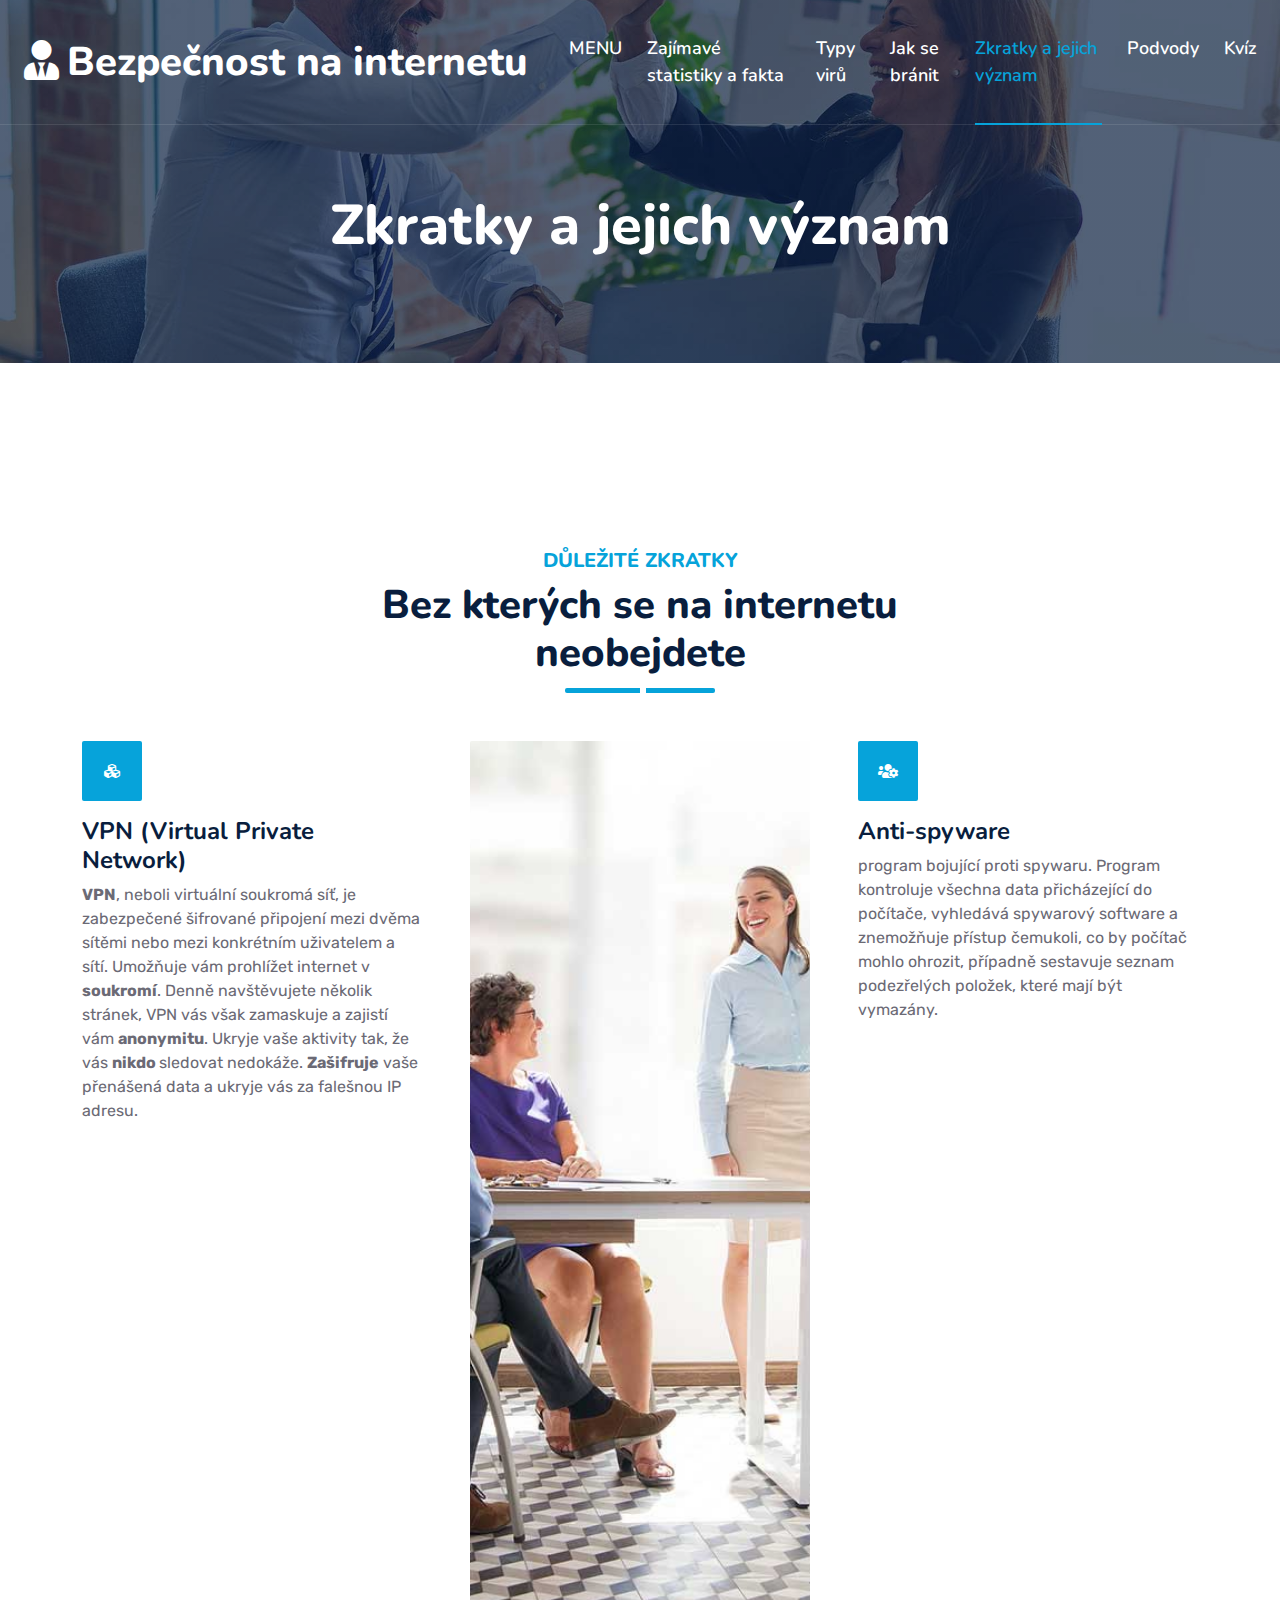
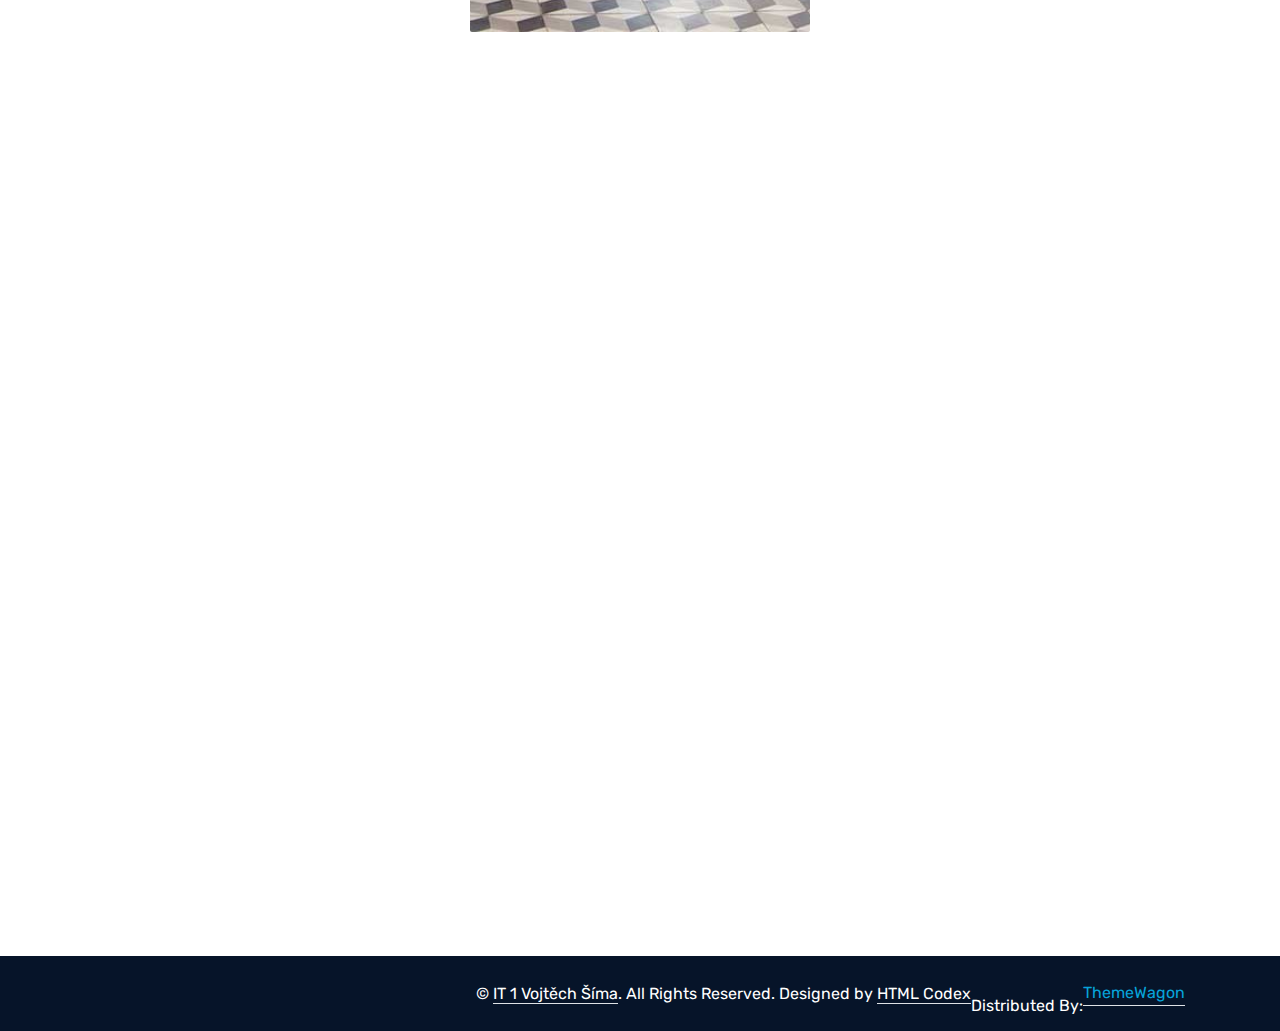
<file: feature.html>
<!DOCTYPE html><html lang="cs"><head> <meta charset="utf-8"> <title>Bezpečnost na internetu</title> <meta content="width=device-width, initial-scale=1.0" name="viewport"> <meta content="Free HTML Templates" name="keywords"> <meta content="Free HTML Templates" name="description"> <!-- Favicon --> <link href="img/favicon.ico" rel="icon"> <!-- Google Web Fonts --> <link rel="preconnect" href="https://fonts.googleapis.com"> <link rel="preconnect" href="https://fonts.gstatic.com" crossorigin> <link href="https://fonts.googleapis.com/css2?family=Nunito:wght@400;600;700;800&family=Rubik:wght@400;500;600;700&display=swap" rel="stylesheet"> <!-- Icon Font Stylesheet --> <link href="https://cdnjs.cloudflare.com/ajax/libs/font-awesome/5.10.0/css/all.min.css" rel="stylesheet"> <link href="https://cdn.jsdelivr.net/npm/bootstrap-icons@1.4.1/font/bootstrap-icons.css" rel="stylesheet"> <!-- Libraries Stylesheet --> <link href="lib/owlcarousel/assets/owl.carousel.min.css" rel="stylesheet"> <link href="lib/animate/animate.min.css" rel="stylesheet"> <!-- Customized Bootstrap Stylesheet --> <link href="css/bootstrap.min.css" rel="stylesheet"> <!-- Template Stylesheet --> <link href="css/style.css" rel="stylesheet"></head><body> <!-- Spinner Start --> <div id="spinner" class="show bg-white position-fixed translate-middle w-100 vh-100 top-50 start-50 d-flex align-items-center justify-content-center"> <div class="spinner"></div> </div> <!-- Spinner End --> <!-- Navbar Start --> <div class="container-fluid position-relative p-0"> <nav class="navbar navbar-expand-lg navbar-dark px-4 py-3 py-lg-0"> <a href="index.html" class="navbar-brand p-0"> <h1 class="m-0"><i class="fa fa-user-tie me-2"></i>Bezpečnost na internetu</h1> </a> <button class="navbar-toggler" type="button" data-bs-toggle="collapse" data-bs-target="#navbarCollapse"> <span class="fa fa-bars"></span> </button> <div class="collapse navbar-collapse" id="navbarCollapse"> <div class="navbar-nav ms-auto py-0"> <a href="index.html" class="nav-item nav-link">MENU</a> <a href="about.html" class="nav-item nav-link">Zajímavé statistiky a fakta</a> <a href="service.html" class="nav-item nav-link ">Typy virů</a> <div class="nav-item dropdown"> <a href="price.html" class="nav-link">Jak se bránit</a> </div> <a href="feature.html" class="nav-item nav-link active">Zkratky a jejich význam</a> <a href="quote.html" class="nav-item nav-link">Podvody</a> <a href="contact.html" class="nav-item nav-link">Kvíz</a> </div> </div> </nav> <div class="container-fluid bg-primary py-5 bg-header" style="margin-bottom: 90px;"> <div class="row py-5"> <div class="col-12 pt-lg-5 mt-lg-5 text-center"> <h1 class="display-4 text-white animated zoomIn">Zkratky a jejich význam</h1> </div> </div> </div> </div> <!-- Navbar End --> <!-- Full Screen Search Start --> <div class="modal fade" id="searchModal" tabindex="-1"> <div class="modal-dialog modal-fullscreen"> <div class="modal-content" style="background: rgba(9, 30, 62, .7);"> <div class="modal-header border-0"> <button type="button" class="btn bg-white btn-close" data-bs-dismiss="modal" aria-label="Close"></button> </div> <div class="modal-body d-flex align-items-center justify-content-center"> <div class="input-group" style="max-width: 600px;"> <input type="text" class="form-control bg-transparent border-primary p-3" placeholder="Type search keyword"> <button class="btn btn-primary px-4"><i class="bi bi-search"></i></button> </div> </div> </div> </div> </div> <!-- Full Screen Search End --> <!-- Features Start --> <div class="container-fluid py-5 wow fadeInUp" data-wow-delay="0.1s"> <div class="container py-5"> <div class="section-title text-center position-relative pb-3 mb-5 mx-auto" style="max-width: 600px;"> <h5 class="fw-bold text-primary text-uppercase">Důležité zkratky</h5> <h1 class="mb-0">Bez kterých se na internetu neobejdete</h1> </div> <div class="row g-5"> <div class="col-lg-4"> <div class="row g-5"> <div class="col-12 wow zoomIn" data-wow-delay="0.2s"> <div class="bg-primary rounded d-flex align-items-center justify-content-center mb-3" style="width: 60px; height: 60px;"> <i class="fa fa-cubes text-white"></i> </div> <h4>VPN (Virtual Private Network)</h4> <p class="mb-0"><strong>VPN</strong>, neboli virtuální soukromá síť, je zabezpečené šifrované připojení mezi dvěma sítěmi nebo mezi konkrétním uživatelem a sítí. Umožňuje vám prohlížet internet v <strong>soukromí</strong>. Denně navštěvujete několik stránek, VPN vás však zamaskuje a zajistí vám <strong>anonymitu</strong>. Ukryje vaše aktivity tak, že vás <strong>nikdo </strong>sledovat nedokáže. <strong>Zašifruje</strong> vaše přenášená data a ukryje vás za falešnou IP adresu.</p> </div> <div class="col-12 wow zoomIn" data-wow-delay="0.6s"> <div class="bg-primary rounded d-flex align-items-center justify-content-center mb-3" style="width: 60px; height: 60px;"> <i class="fa fa-award text-white"></i> </div> <h4>Soubory cookies</h4> <p class="mb-0"><strong>Cookies</strong> jsou krátké textové soubory, které navštívený web odesílá do vašeho prohlížeče. Umožňují webu zaznamenat informace o vaší návštěvě. Příští návštěva tak pro vás může být snazší a web bude užitečnější.</p> </div> </div> </div> <div class="col-lg-4 wow zoomIn" data-wow-delay="0.9s" style="min-height: 350px;"> <div class="position-relative h-100"> <img class="position-absolute w-100 h-100 rounded wow zoomIn" data-wow-delay="0.1s" src="img/feature.jpg" alt="Obrázek" style="object-fit: cover;"> </div> </div> <div class="col-lg-4"> <div class="row g-5"> <div class="col-12 wow zoomIn" data-wow-delay="0.4s"> <div class="bg-primary rounded d-flex align-items-center justify-content-center mb-3" style="width: 60px; height: 60px;"> <i class="fa fa-users-cog text-white"></i> </div> <h4>Anti-spyware</h4> <p class="mb-0">program bojující proti spywaru. Program kontroluje všechna data přicházející do počítače, vyhledává spywarový software a znemožňuje přístup čemukoli, co by počítač mohlo ohrozit, případně sestavuje seznam podezřelých položek, které mají být vymazány.</p> </div> <div class="col-12 wow zoomIn" data-wow-delay="0.8s"> <div class="bg-primary rounded d-flex align-items-center justify-content-center mb-3" style="width: 60px; height: 60px;"> <i class="fa fa-phone-alt text-white"></i> </div> <h4>Firewall</h4> <p class="mb-0">zařízení sloužící k řízení a zabezpečování komunikace mezi sítěmi a ke kontrole jejich důvěryhodnosti. Umožňuje filtrování probíhající komunikace a blokování nežádoucích přístupů.</p> </div> <div class="col-12 wow zoomIn" data-wow-delay="0.6s"> <div class="bg-primary rounded d-flex align-items-center justify-content-center mb-3" style="width: 60px; height: 60px;"> <i class="fa fa-award text-white"></i> </div> <h4>Phishing</h4> <p class="mb-0">vychází ze slova “fishing”. Je to rozesílání podvodných zpráv (nejčastěji e-mailů), které se tváří jako zprávy od banky, správce sítě atd. Cílem zprávy je pod nějakou záminkou získat od příjemce zprávy jeho citlivé údaje, například čísla kreditních karet, bankovních účtů, přístupových hesel atd.</p> </div> </div> </div> </div> </div> </div> <!-- Features Start --> <!-- Vendor Start --> <div class="container-fluid py-5 wow fadeInUp" data-wow-delay="0.1s"> <div class="container py-5 mb-5"> <div class="bg-white"> <div class="owl-carousel vendor-carousel"> <img src="img/vendor-1.jpg" alt=""> <img src="img/vendor-2.jpg" alt=""> <img src="img/vendor-3.jpg" alt=""> <img src="img/vendor-4.jpg" alt=""> <img src="img/vendor-5.jpg" alt=""> <img src="img/vendor-6.jpg" alt=""> <img src="img/vendor-7.jpg" alt=""> <img src="img/vendor-8.jpg" alt=""> <img src="img/vendor-9.jpg" alt=""> </div> </div> </div> </div> <!-- Vendor End --> <!-- Footer Start --> <div class="container-fluid bg-dark text-light mt-5 wow fadeInUp" data-wow-delay="0.1s"> <div class="container"> <div class="row gx-5"> <div class="col-lg-4 col-md-6 footer-about"> </div> <div class="col-lg-8 col-md-6"> <div class="row gx-5"> <div class="col-lg-4 col-md-12 pt-5 mb-5"> <div class="section-title section-title-sm position-relative pb-3 mb-4"> <h3 class="text-light mb-0">Něco o mně</h3> </div> <div class="d-flex mb-2"> <i class="bi bi-geo-alt text-primary me-2"></i> <p class="mb-0">Služovice, Czech Republic</p> </div> <div class="d-flex mb-2"> <i class="bi bi-envelope-open text-primary me-2"></i> <p class="mb-0">sima.vojtech@email.cz</p> </div> <div class="d-flex mb-2"> <i class="bi bi-telephone text-primary me-2"></i> <p class="mb-0">+420 777 115 402</p> </div> </div> <div class="col-lg-4 col-md-12 pt-0 pt-lg-5 mb-5"> <div class="section-title section-title-sm position-relative pb-3 mb-4"> <h3 class="text-light mb-0">Zdroje</h3> </div> <div class="link-animated d-flex flex-column justify-content-start"> <a class="text-light mb-2" href="https://www.instagram.com/bud.safe.online/"><i class="bi bi-arrow-right text-primary me-2"></i>www.instagram.com/bud.safe.online/</a> <a class="text-light mb-2" href="https://blog.avast.com/cs"><i class="bi bi-arrow-right text-primary me-2"></i>blog.avast.com/cs</a> <a class="text-light mb-2" href="https://www.jaknainternet.cz/"><i class="bi bi-arrow-right text-primary me-2"></i>www.jaknainternet.cz/</a> <a class="text-light mb-2" href="https://www.eset.com/cz/"><i class="bi bi-arrow-right text-primary me-2"></i>www.eset.com/cz/</a> <a class="text-light mb-2" href="https://www.zbozi.cz/magazin/c/bezpecnost-na-internetu/"><i class="bi bi-arrow-right text-primary me-2"></i>www.zbozi.cz/magazin/c/bezpecnost-na-internetu/</a> <a class="text-light" href="https://www.sosej.cz/Magazin/Software/pocitacove-viry"><i class="bi bi-arrow-right text-primary me-2"></i>www.sosej.cz</a> </div> </div> <div class="col-lg-4 col-md-12 pt-0 pt-lg-5 mb-5"> <div class="section-title section-title-sm position-relative pb-3 mb-4"> <h3 class="text-light mb-0">Doporučené stránky</h3> </div> <div class="link-animated d-flex flex-column justify-content-start"> <a class="text-light mb-2" href="https://www.avast.com/cz/besafeonline/online-kurz?gclid=Cj0KCQjwhqaVBhCxARIsAHK1tiMZ7tjDGXu889YC9B-Z6cCLHwgwKsJ1TXfCYSVu4slug1-El4bmY50aAgFqEALw_wcB"><i class="bi bi-arrow-right text-primary me-2"></i>Budsafeonline KURZ</a> <a class="text-light mb-2" href="https://www.ngss.cz/clanek/54-10-rad-pro-bezpecne-chovani-na-internetu"><i class="bi bi-arrow-right text-primary me-2"></i>Článek o radách ohledně internetu</a> <a class="text-light mb-2" href="https://www.youtube.com/watch?v=QN4jSgey6u8&ab_channel=Czechitas"><i class="bi bi-arrow-right text-primary me-2"></i>Video - obecně o bezpečí</a> <a class="text-light mb-2" href="https://www.youtube.com/watch?v=a_LiGXtXXNQ&ab_channel=StudioMoonTV"><i class="bi bi-arrow-right text-primary me-2"></i>Animovaný dokument od Moona - DOPORUČUJI</a> <a class="text-light mb-2" href="https://www.youtube.com/watch?v=Rc1Y_haDX_w&t=230s&ab_channel=N%C3%A1vody"><i class="bi bi-arrow-right text-primary me-2"></i>Video o tom, jak dlouho trvá prolomit heslo</a> <a class="text-light" href="https://www.youtube.com/watch?v=jTIUgshJjds&ab_channel=TechRaj"><i class="bi bi-arrow-right text-primary me-2"></i>Jak to vidí hacker (anglicky)</a> </div> </div> </div> </div> </div> </div> </div> <div class="container-fluid text-white" style="background: #061429;"> <div class="container text-center"> <div class="row justify-content-end"> <div class="col-lg-8 col-md-6"> <div class="d-flex align-items-center justify-content-center" style="height: 75px;"> <p class="mb-0">&copy; <a class="text-white border-bottom" href="#">IT 1 Vojtěch Šíma</a>. All Rights Reserved. <!--/*** This template is free as long as you keep the footer author’s credit link/attribution link/backlink. If you'd like to use the template without the footer author’s credit link/attribution link/backlink, you can purchase the Credit Removal License from "https://htmlcodex.com/credit-removal". Thank you for your support. ***/-->Designed by <a class="text-white border-bottom" href="https://htmlcodex.com">HTML Codex</a></p> <br>Distributed By: <a class="border-bottom" href="https://themewagon.com" target="_blank">ThemeWagon</a> </div> </div> </div> </div> </div> <!-- Footer End --> <!-- Back to Top --> <a href="#" class="btn btn-lg btn-primary btn-lg-square rounded back-to-top"><i class="bi bi-arrow-up"></i></a> <!-- JavaScript Libraries --> <script src="https://code.jquery.com/jquery-3.4.1.min.js"></script> <script src="https://cdn.jsdelivr.net/npm/bootstrap@5.0.0/dist/js/bootstrap.bundle.min.js"></script> <script src="lib/wow/wow.min.js"></script> <script src="lib/easing/easing.min.js"></script> <script src="lib/waypoints/waypoints.min.js"></script> <script src="lib/counterup/counterup.min.js"></script> <script src="lib/owlcarousel/owl.carousel.min.js"></script> <!-- Template Javascript --> <script src="js/main.js"></script></body></html>
</file>
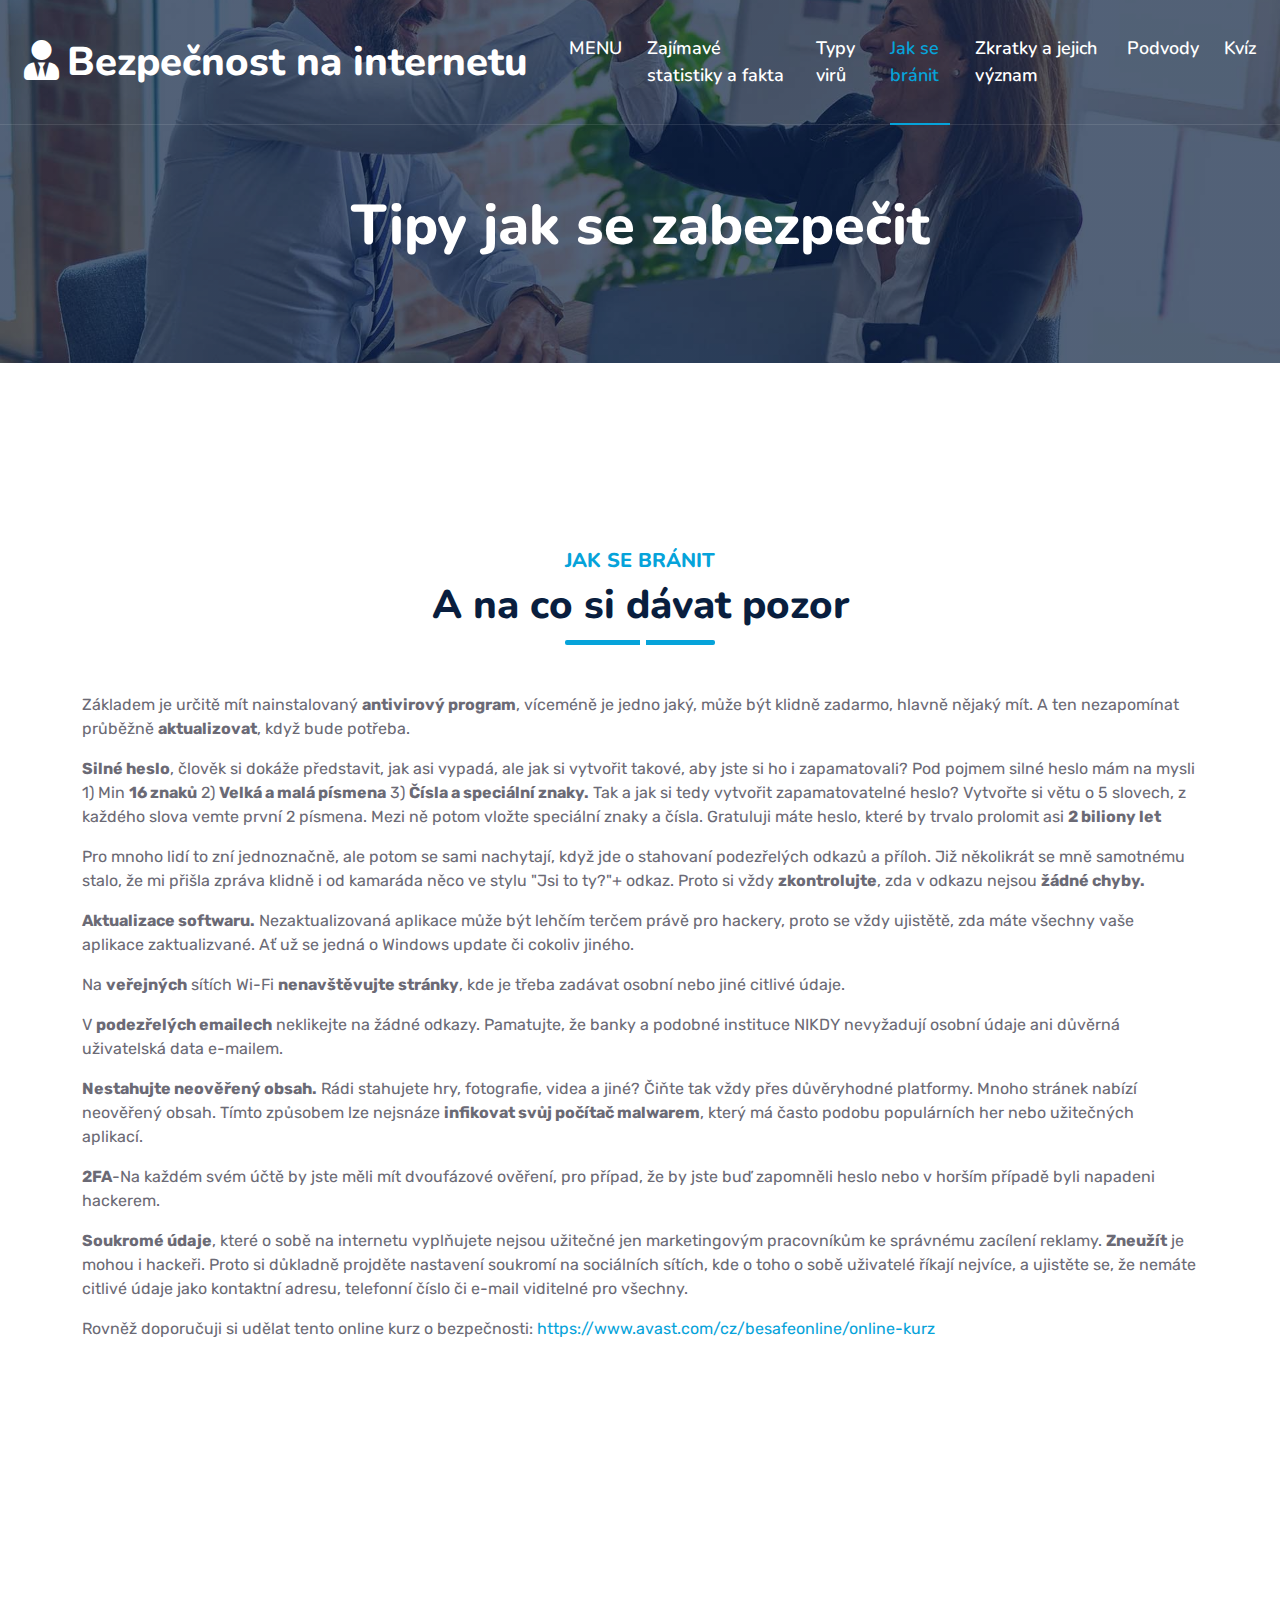
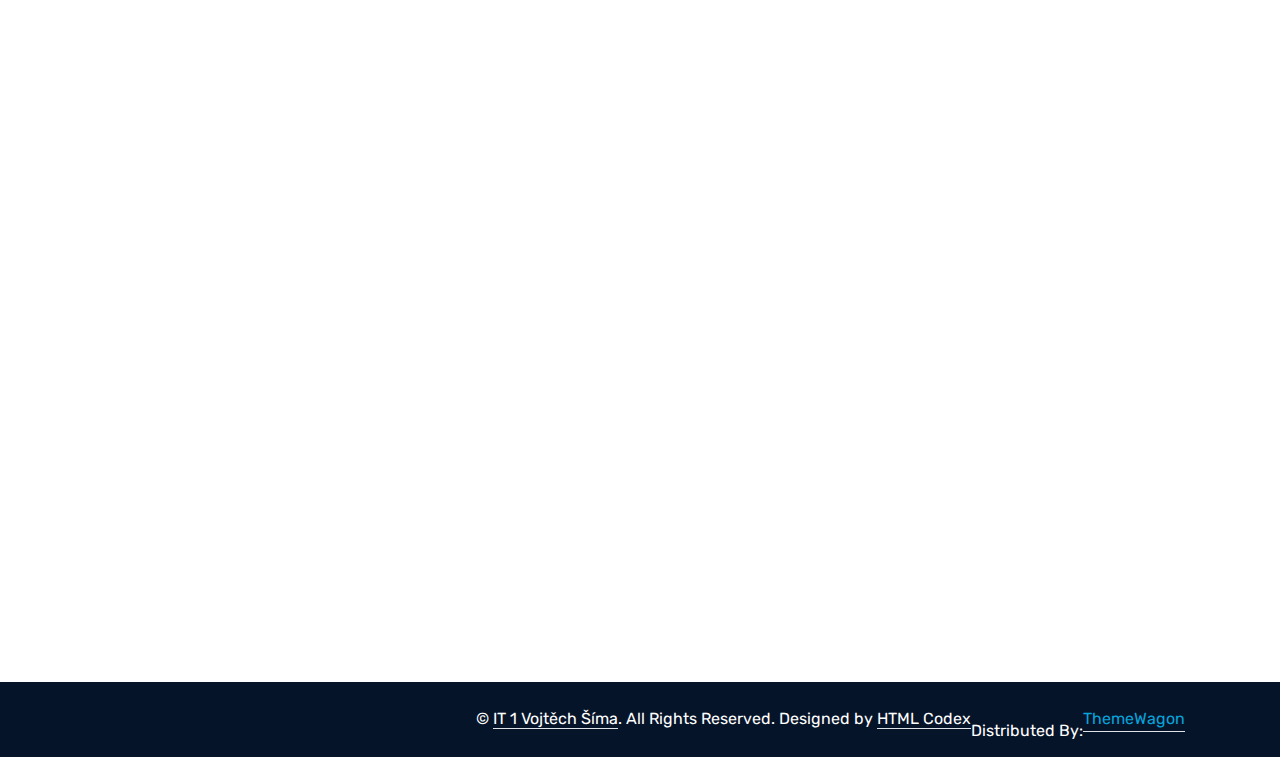
<file: price.html>
<!DOCTYPE html><html lang="cs"><head> <meta charset="utf-8"> <title>Startup - Startup Website Template</title> <meta content="width=device-width, initial-scale=1.0" name="viewport"> <meta content="Free HTML Templates" name="keywords"> <meta content="Free HTML Templates" name="description"> <!-- Favicon --> <link href="img/favicon.ico" rel="icon"> <!-- Google Web Fonts --> <link rel="preconnect" href="https://fonts.googleapis.com"> <link rel="preconnect" href="https://fonts.gstatic.com" crossorigin> <link href="https://fonts.googleapis.com/css2?family=Nunito:wght@400;600;700;800&family=Rubik:wght@400;500;600;700&display=swap" rel="stylesheet"> <!-- Icon Font Stylesheet --> <link href="https://cdnjs.cloudflare.com/ajax/libs/font-awesome/5.10.0/css/all.min.css" rel="stylesheet"> <link href="https://cdn.jsdelivr.net/npm/bootstrap-icons@1.4.1/font/bootstrap-icons.css" rel="stylesheet"> <!-- Libraries Stylesheet --> <link href="lib/owlcarousel/assets/owl.carousel.min.css" rel="stylesheet"> <link href="lib/animate/animate.min.css" rel="stylesheet"> <!-- Customized Bootstrap Stylesheet --> <link href="css/bootstrap.min.css" rel="stylesheet"> <!-- Template Stylesheet --> <link href="css/style.css" rel="stylesheet"></head><body> <!-- Spinner Start --> <div id="spinner" class="show bg-white position-fixed translate-middle w-100 vh-100 top-50 start-50 d-flex align-items-center justify-content-center"> <div class="spinner"></div> </div> <!-- Navbar Start --> <div class="container-fluid position-relative p-0"> <nav class="navbar navbar-expand-lg navbar-dark px-4 py-3 py-lg-0"> <a href="index.html" class="navbar-brand p-0"> <h1 class="m-0"><i class="fa fa-user-tie me-2"></i>Bezpečnost na internetu</h1> </a> <button class="navbar-toggler" type="button" data-bs-toggle="collapse" data-bs-target="#navbarCollapse"> <span class="fa fa-bars"></span> </button> <div class="collapse navbar-collapse" id="navbarCollapse"> <div class="navbar-nav ms-auto py-0"> <a href="index.html" class="nav-item nav-link">MENU</a> <a href="about.html" class="nav-item nav-link">Zajímavé statistiky a fakta</a> <a href="service.html" class="nav-item nav-link">Typy virů</a> <div class="nav-item dropdown"> <a href="price.html" class="nav-link active">Jak se bránit</a> </div> <a href="feature.html" class="nav-item nav-link">Zkratky a jejich význam</a> <a href="quote.html" class="nav-item nav-link">Podvody</a> <a href="contact.html" class="nav-item nav-link">Kvíz</a> </div> </div> </nav> <div class="container-fluid bg-primary py-5 bg-header" style="margin-bottom: 90px;"> <div class="row py-5"> <div class="col-12 pt-lg-5 mt-lg-5 text-center"> <h1 class="display-4 text-white animated zoomIn">Tipy jak se zabezpečit</h1> </div> </div> </div> </div> <!-- Navbar End --> <!-- Full Screen Search Start --> <div class="modal fade" id="searchModal" tabindex="-1"> <div class="modal-dialog modal-fullscreen"> <div class="modal-content" style="background: rgba(9, 30, 62, .7);"> <div class="modal-header border-0"> <button type="button" class="btn bg-white btn-close" data-bs-dismiss="modal" aria-label="Close"></button> </div> <div class="modal-body d-flex align-items-center justify-content-center"> <div class="input-group" style="max-width: 600px;"> <input type="text" class="form-control bg-transparent border-primary p-3" placeholder="Type search keyword"> <button class="btn btn-primary px-4"><i class="bi bi-search"></i></button> </div> </div> </div> </div> </div> <!-- Full Screen Search End --> <!-- Pricing Plan Start --> <div class="container-fluid py-5 wow fadeInUp" data-wow-delay="0.1s"> <div class="container py-5"> <div class="section-title text-center position-relative pb-3 mb-5 mx-auto" style="max-width: 600px;"> <h5 class="fw-bold text-primary text-uppercase">Jak se bránit</h5> <h1 class="mb-0">A na co si dávat pozor</h1> </div> <p>Základem je určitě mít nainstalovaný <strong>antivirový program</strong>, víceméně je jedno jaký, může být klidně zadarmo, hlavně nějaký mít. A ten nezapomínat průběžně <strong>aktualizovat</strong>, když bude potřeba.</p> <p><strong>Silné heslo</strong>, člověk si dokáže představit, jak asi vypadá, ale jak si vytvořit takové, aby jste si ho i zapamatovali? Pod pojmem silné heslo mám na mysli 1) Min <strong>16 znaků</strong> 2) <strong>Velká a malá písmena</strong> 3) <strong>Čísla a speciální znaky.</strong> Tak a jak si tedy vytvořit zapamatovatelné heslo? Vytvořte si větu o 5 slovech, z každého slova vemte první 2 písmena. Mezi ně potom vložte speciální znaky a čísla. Gratuluji máte heslo, které by trvalo prolomit asi <strong>2 biliony let</strong> </p> <p>Pro mnoho lidí to zní jednoznačně, ale potom se sami nachytají, když jde o stahovaní podezřelých odkazů a příloh. Již několikrát se mně samotnému stalo, že mi přišla zpráva klidně i od kamaráda něco ve stylu "Jsi to ty?"+ odkaz. Proto si vždy <strong>zkontrolujte</strong>, zda v odkazu nejsou <strong>žádné chyby.</strong></p> <p><strong>Aktualizace softwaru.</strong> Nezaktualizovaná aplikace může být lehčím terčem právě pro hackery, proto se vždy ujistětě, zda máte všechny vaše aplikace zaktualizvané. Ať už se jedná o Windows update či cokoliv jiného.</p> <p>Na <strong>veřejných</strong> sítích Wi-Fi <strong>nenavštěvujte stránky</strong>, kde je třeba zadávat osobní nebo jiné citlivé údaje.</p> <p>V <strong>podezřelých emailech</strong> neklikejte na žádné odkazy. Pamatujte, že banky a podobné instituce NIKDY nevyžadují osobní údaje ani důvěrná uživatelská data e-mailem.</p> <p><strong>Nestahujte neověřený obsah.</strong> Rádi stahujete hry, fotografie, videa a jiné? Čiňte tak vždy přes důvěryhodné platformy. Mnoho stránek nabízí neověřený obsah. Tímto způsobem lze nejsnáze <strong>infikovat svůj počítač malwarem</strong>, který má často podobu populárních her nebo užitečných aplikací.</p> <p><strong>2FA</strong>-Na každém svém účtě by jste měli mít dvoufázové ověření, pro případ, že by jste buď zapomněli heslo nebo v horším případě byli napadeni hackerem.</p> <p><strong>Soukromé údaje</strong>, které o sobě na internetu vyplňujete nejsou užitečné jen marketingovým pracovníkům ke správnému zacílení reklamy. <strong>Zneužít</strong> je mohou i hackeři. Proto si důkladně projděte nastavení soukromí na sociálních sítích, kde o toho o sobě uživatelé říkají nejvíce, a ujistěte se, že nemáte citlivé údaje jako kontaktní adresu, telefonní číslo či e-mail viditelné pro všechny.</p> <p>Rovněž doporučuji si udělat tento online kurz o bezpečnosti: <a href="https://www.avast.com/cz/besafeonline/online-kurz">https://www.avast.com/cz/besafeonline/online-kurz</a> </p> </div> </div> <!-- Pricing Plan End --> <!-- Vendor Start --> <div class="container-fluid py-5 wow fadeInUp" data-wow-delay="0.1s"> <div class="container py-5 mb-5"> <div class="bg-white"> <div class="owl-carousel vendor-carousel"> <img src="img/vendor-1.jpg" alt=""> <img src="img/vendor-2.jpg" alt=""> <img src="img/vendor-3.jpg" alt=""> <img src="img/vendor-4.jpg" alt=""> <img src="img/vendor-5.jpg" alt=""> <img src="img/vendor-6.jpg" alt=""> <img src="img/vendor-7.jpg" alt=""> <img src="img/vendor-8.jpg" alt=""> <img src="img/vendor-9.jpg" alt=""> </div> </div> </div> </div> <!-- Vendor End --> <!-- Footer Start --> <div class="container-fluid bg-dark text-light mt-5 wow fadeInUp" data-wow-delay="0.1s"> <div class="container"> <div class="row gx-5"> <div class="col-lg-4 col-md-6 footer-about"> </div> <div class="col-lg-8 col-md-6"> <div class="row gx-5"> <div class="col-lg-4 col-md-12 pt-5 mb-5"> <div class="section-title section-title-sm position-relative pb-3 mb-4"> <h3 class="text-light mb-0">Něco o mně</h3> </div> <div class="d-flex mb-2"> <i class="bi bi-geo-alt text-primary me-2"></i> <p class="mb-0">Služovice, Czech Republic</p> </div> <div class="d-flex mb-2"> <i class="bi bi-envelope-open text-primary me-2"></i> <p class="mb-0">sima.vojtech@email.cz</p> </div> <div class="d-flex mb-2"> <i class="bi bi-telephone text-primary me-2"></i> <p class="mb-0">+420 777 115 402</p> </div> </div> <div class="col-lg-4 col-md-12 pt-0 pt-lg-5 mb-5"> <div class="section-title section-title-sm position-relative pb-3 mb-4"> <h3 class="text-light mb-0">Zdroje</h3> </div> <div class="link-animated d-flex flex-column justify-content-start"> <a class="text-light mb-2" href="https://www.instagram.com/bud.safe.online/"><i class="bi bi-arrow-right text-primary me-2"></i>www.instagram.com/bud.safe.online/</a> <a class="text-light mb-2" href="https://blog.avast.com/cs"><i class="bi bi-arrow-right text-primary me-2"></i>blog.avast.com/cs</a> <a class="text-light mb-2" href="https://www.jaknainternet.cz/"><i class="bi bi-arrow-right text-primary me-2"></i>www.jaknainternet.cz/</a> <a class="text-light mb-2" href="https://www.eset.com/cz/"><i class="bi bi-arrow-right text-primary me-2"></i>www.eset.com/cz/</a> <a class="text-light mb-2" href="https://www.zbozi.cz/magazin/c/bezpecnost-na-internetu/"><i class="bi bi-arrow-right text-primary me-2"></i>www.zbozi.cz/magazin/c/bezpecnost-na-internetu/</a> <a class="text-light" href="https://www.sosej.cz/Magazin/Software/pocitacove-viry"><i class="bi bi-arrow-right text-primary me-2"></i>www.sosej.cz</a> </div> </div> <div class="col-lg-4 col-md-12 pt-0 pt-lg-5 mb-5"> <div class="section-title section-title-sm position-relative pb-3 mb-4"> <h3 class="text-light mb-0">Doporučené stránky</h3> </div> <div class="link-animated d-flex flex-column justify-content-start"> <a class="text-light mb-2" href="https://www.avast.com/cz/besafeonline/online-kurz?gclid=Cj0KCQjwhqaVBhCxARIsAHK1tiMZ7tjDGXu889YC9B-Z6cCLHwgwKsJ1TXfCYSVu4slug1-El4bmY50aAgFqEALw_wcB"><i class="bi bi-arrow-right text-primary me-2"></i>Budsafeonline KURZ</a> <a class="text-light mb-2" href="https://www.ngss.cz/clanek/54-10-rad-pro-bezpecne-chovani-na-internetu"><i class="bi bi-arrow-right text-primary me-2"></i>Článek o radách ohledně internetu</a> <a class="text-light mb-2" href="https://www.youtube.com/watch?v=QN4jSgey6u8&ab_channel=Czechitas"><i class="bi bi-arrow-right text-primary me-2"></i>Video - obecně o bezpečí</a> <a class="text-light mb-2" href="https://www.youtube.com/watch?v=a_LiGXtXXNQ&ab_channel=StudioMoonTV"><i class="bi bi-arrow-right text-primary me-2"></i>Animovaný dokument od Moona - DOPORUČUJI</a> <a class="text-light mb-2" href="https://www.youtube.com/watch?v=Rc1Y_haDX_w&t=230s&ab_channel=N%C3%A1vody"><i class="bi bi-arrow-right text-primary me-2"></i>Video o tom, jak dlouho trvá prolomit heslo</a> <a class="text-light" href="https://www.youtube.com/watch?v=jTIUgshJjds&ab_channel=TechRaj"><i class="bi bi-arrow-right text-primary me-2"></i>Jak to vidí hacker (anglicky)</a> </div> </div> </div> </div> </div> </div> </div> <div class="container-fluid text-white" style="background: #061429;"> <div class="container text-center"> <div class="row justify-content-end"> <div class="col-lg-8 col-md-6"> <div class="d-flex align-items-center justify-content-center" style="height: 75px;"> <p class="mb-0">&copy; <a class="text-white border-bottom" href="#">IT 1 Vojtěch Šíma</a>. All Rights Reserved. <!--/*** This template is free as long as you keep the footer author’s credit link/attribution link/backlink. If you'd like to use the template without the footer author’s credit link/attribution link/backlink, you can purchase the Credit Removal License from "https://htmlcodex.com/credit-removal". Thank you for your support. ***/-->Designed by <a class="text-white border-bottom" href="https://htmlcodex.com">HTML Codex</a></p> <br>Distributed By: <a class="border-bottom" href="https://themewagon.com" target="_blank">ThemeWagon</a> </div> </div> </div> </div> </div> <!-- Footer End --> <!-- Back to Top --> <a href="#" class="btn btn-lg btn-primary btn-lg-square rounded back-to-top"><i class="bi bi-arrow-up"></i></a> <!-- JavaScript Libraries --> <script src="https://code.jquery.com/jquery-3.4.1.min.js"></script> <script src="https://cdn.jsdelivr.net/npm/bootstrap@5.0.0/dist/js/bootstrap.bundle.min.js"></script> <script src="lib/wow/wow.min.js"></script> <script src="lib/easing/easing.min.js"></script> <script src="lib/waypoints/waypoints.min.js"></script> <script src="lib/counterup/counterup.min.js"></script> <script src="lib/owlcarousel/owl.carousel.min.js"></script> <!-- Template Javascript --> <script src="js/main.js"></script></body></html>
</file>
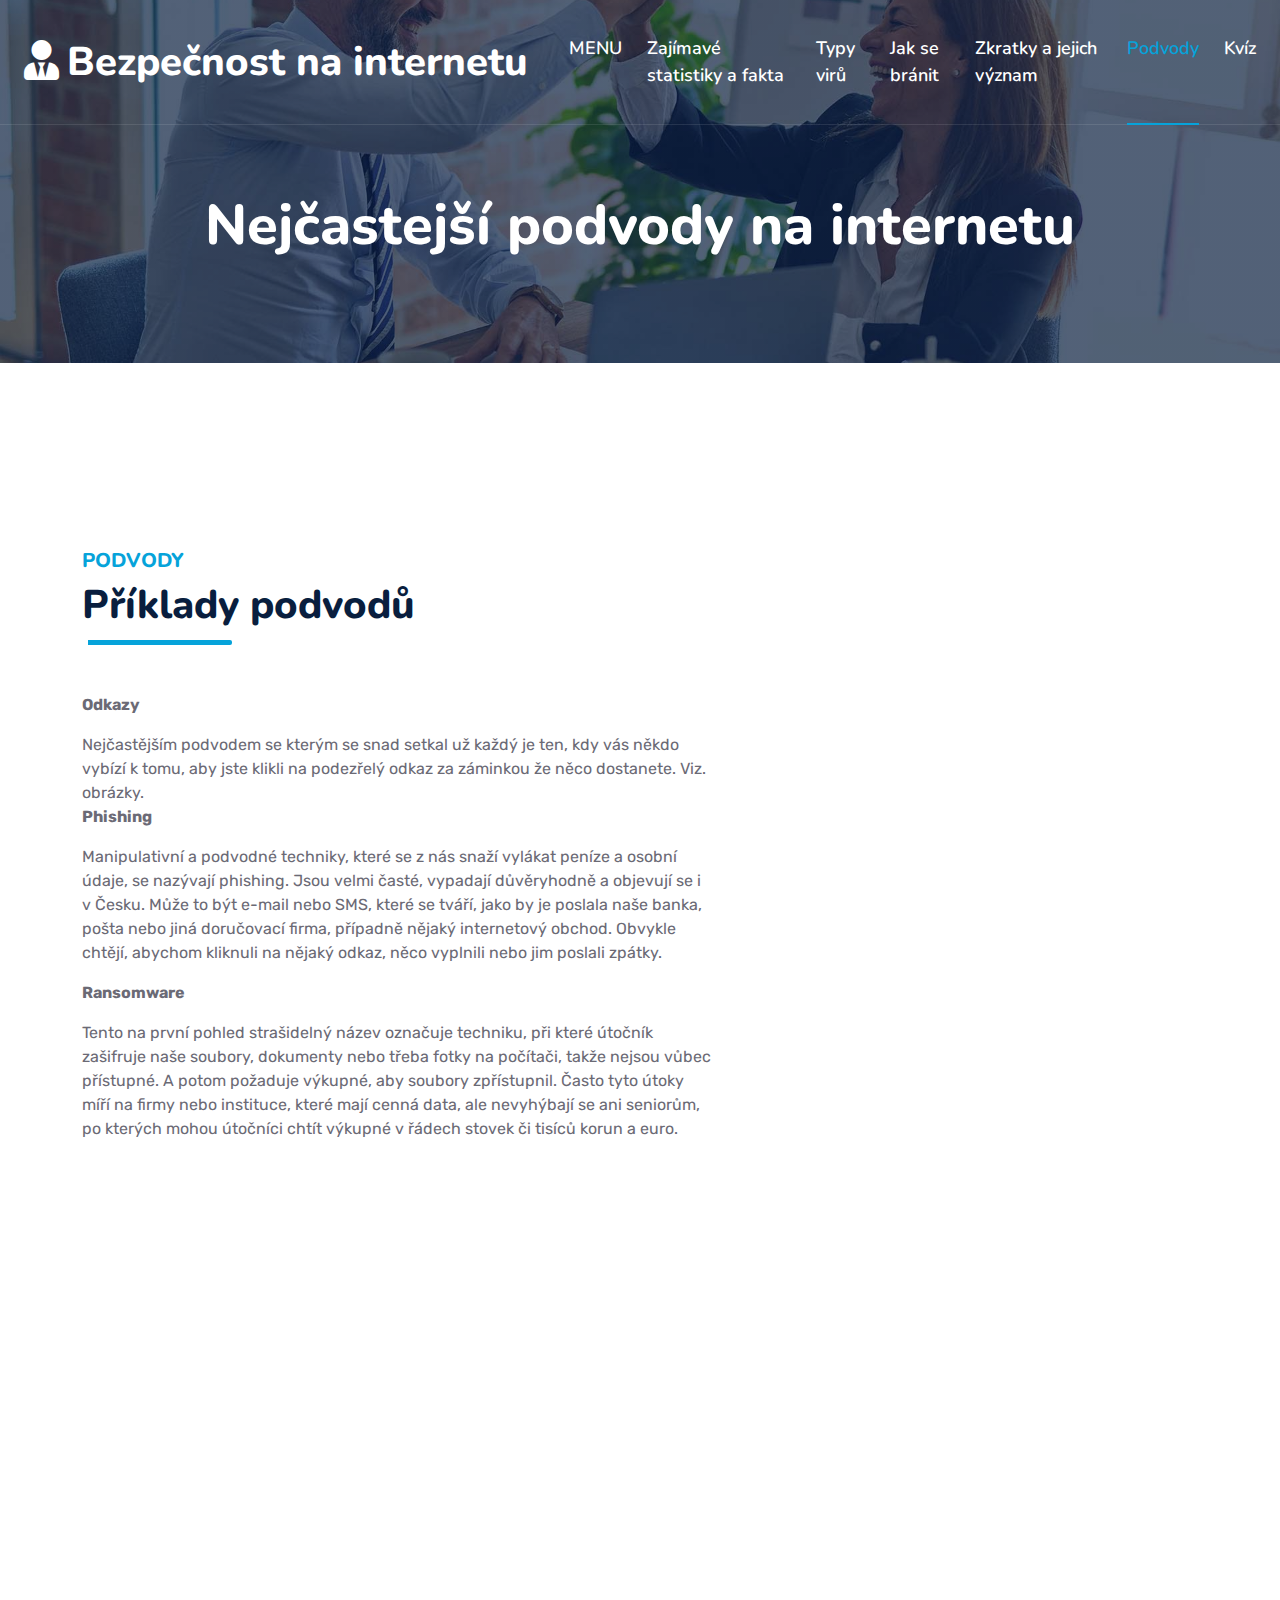
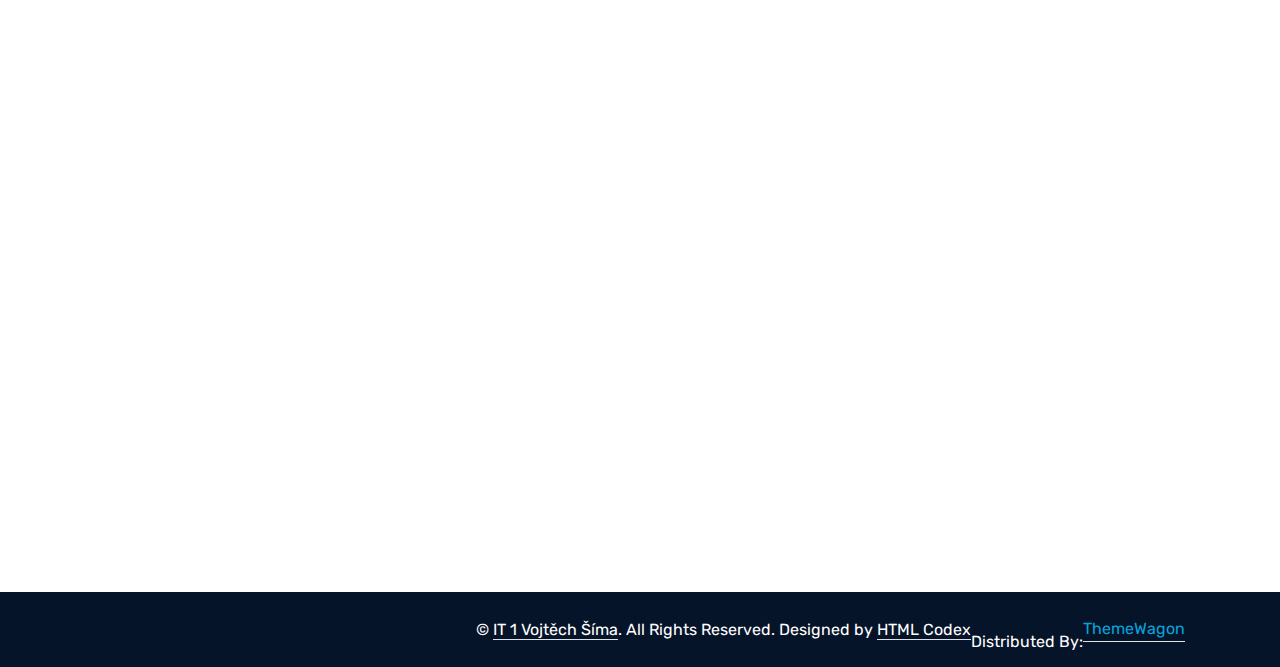
<file: quote.html>
<!DOCTYPE html><html lang="cs"><head> <meta charset="utf-8"> <title>Bezpečnost na internetu</title> <meta content="width=device-width, initial-scale=1.0" name="viewport"> <meta content="Free HTML Templates" name="keywords"> <meta content="Free HTML Templates" name="description"> <!-- Favicon --> <link href="img/favicon.ico" rel="icon"> <!-- Google Web Fonts --> <link rel="preconnect" href="https://fonts.googleapis.com"> <link rel="preconnect" href="https://fonts.gstatic.com" crossorigin> <link href="https://fonts.googleapis.com/css2?family=Nunito:wght@400;600;700;800&family=Rubik:wght@400;500;600;700&display=swap" rel="stylesheet"> <!-- Icon Font Stylesheet --> <link href="https://cdnjs.cloudflare.com/ajax/libs/font-awesome/5.10.0/css/all.min.css" rel="stylesheet"> <link href="https://cdn.jsdelivr.net/npm/bootstrap-icons@1.4.1/font/bootstrap-icons.css" rel="stylesheet"> <!-- Libraries Stylesheet --> <link href="lib/owlcarousel/assets/owl.carousel.min.css" rel="stylesheet"> <link href="lib/animate/animate.min.css" rel="stylesheet"> <!-- Customized Bootstrap Stylesheet --> <link href="css/bootstrap.min.css" rel="stylesheet"> <!-- Template Stylesheet --> <link href="css/style.css" rel="stylesheet"></head><body> <!-- Spinner Start --> <div id="spinner" class="show bg-white position-fixed translate-middle w-100 vh-100 top-50 start-50 d-flex align-items-center justify-content-center"> <div class="spinner"></div> </div> <!-- Spinner End --> <!-- Navbar Start --> <div class="container-fluid position-relative p-0"> <nav class="navbar navbar-expand-lg navbar-dark px-4 py-3 py-lg-0"> <a href="index.html" class="navbar-brand p-0"> <h1 class="m-0"><i class="fa fa-user-tie me-2"></i>Bezpečnost na internetu</h1> </a> <button class="navbar-toggler" type="button" data-bs-toggle="collapse" data-bs-target="#navbarCollapse"> <span class="fa fa-bars"></span> </button> <div class="collapse navbar-collapse" id="navbarCollapse"> <div class="navbar-nav ms-auto py-0"> <a href="index.html" class="nav-item nav-link">MENU</a> <a href="about.html" class="nav-item nav-link">Zajímavé statistiky a fakta</a> <a href="service.html" class="nav-item nav-link">Typy virů</a> <div class="nav-item dropdown"> <a href="price.html" class="nav-link">Jak se bránit</a> </div> <a href="feature.html" class="nav-item nav-link">Zkratky a jejich význam</a> <a href="quote.html" class="nav-item nav-link active">Podvody</a> <a href="contact.html" class="nav-item nav-link">Kvíz</a> </div> </div> </nav> <div class="container-fluid bg-primary py-5 bg-header" style="margin-bottom: 90px;"> <div class="row py-5"> <div class="col-12 pt-lg-5 mt-lg-5 text-center"> <h1 class="display-4 text-white animated zoomIn">Nejčastejší podvody na internetu</h1> </div> </div> </div> </div> <!-- Navbar End --> <!-- Full Screen Search Start --> <div class="modal fade" id="searchModal" tabindex="-1"> <div class="modal-dialog modal-fullscreen"> <div class="modal-content" style="background: rgba(9, 30, 62, .7);"> <div class="modal-header border-0"> <button type="button" class="btn bg-white btn-close" data-bs-dismiss="modal" aria-label="Close"></button> </div> <div class="modal-body d-flex align-items-center justify-content-center"> <div class="input-group" style="max-width: 600px;"> <input type="text" class="form-control bg-transparent border-primary p-3" placeholder="Type search keyword"> <button class="btn btn-primary px-4"><i class="bi bi-search"></i></button> </div> </div> </div> </div> </div> <!-- Full Screen Search End --> <!-- About Start --> <div class="container-fluid py-5 wow fadeInUp" data-wow-delay="0.1s"> <div class="container py-5"> <div class="row g-5"> <div class="col-lg-7"> <div class="section-title position-relative pb-3 mb-5"> <h5 class="fw-bold text-primary text-uppercase">PODVODY</h5> <h1 class="mb-0">Příklady podvodů</h1> </div> <div> <p><strong>Odkazy</strong></p> Nejčastějším podvodem se kterým se snad setkal už každý je ten, kdy vás někdo vybízí k tomu, aby jste klikli na podezřelý odkaz za záminkou že něco dostanete. Viz. obrázky. <p><strong>Phishing</strong></p> <p>Manipulativní a podvodné techniky, které se z nás snaží vylákat peníze a osobní údaje, se nazývají phishing. Jsou velmi časté, vypadají důvěryhodně a objevují se i v Česku. Může to být e-mail nebo SMS, které se tváří, jako by je poslala naše banka, pošta nebo jiná doručovací firma, případně nějaký internetový obchod. Obvykle chtějí, abychom kliknuli na nějaký odkaz, něco vyplnili nebo jim poslali zpátky.</p> <p><strong>Ransomware</strong></p> <p>Tento na první pohled strašidelný název označuje techniku, při které útočník zašifruje naše soubory, dokumenty nebo třeba fotky na počítači, takže nejsou vůbec přístupné. A potom požaduje výkupné, aby soubory zpřístupnil. Často tyto útoky míří na firmy nebo instituce, které mají cenná data, ale nevyhýbají se ani seniorům, po kterých mohou útočníci chtít výkupné v řádech stovek či tisíců korun a euro.</p> </div> </div> </div> </div></div> <div class="container-fluid py-5 wow fadeInUp" data-wow-delay="0.1s"> <div> <div class="gallery"> <a target="_blank" href="./img/1.png"> <img src="./img/1.png" alt="Cinque Terre" width="600" height="400"> </a> </div> <div class="gallery"> <a target="_blank" href="./img/2.png"> <img src="./img/2.png" alt="Forest" width="600" height="400"> </a> </div> <div class="gallery"> <a target="_blank" href="./img/3.png"> <img src="./img/3.png" alt="Northern Lights" width="600" height="400"> </a> </div> <div class="gallery"> <a target="_blank" href="./img/4.png"> <img src="./img/4.png" alt="Mountains" width="600" height="400"> </a> </div> <div class="gallery"> <a target="_blank" href="./img/5.png"> <img src="./img/5.png" alt="Mountains" width="600" height="400"> </a> </div> <div class="gallery"> <a target="_blank" href="./img/phishing-cs.jpg"> <img src="./img/phishing-cs.jpg" alt="Mountains" width="600" height="400"> </a> </div> <div class="gallery"> <a target="_blank" href="./img/podvodna-zprava-avast-1.jpg"> <img src="./img/podvodna-zprava-avast-1.jpg" alt="Mountains" width="600" height="400"> </a> </div> </div> </div> <br> <br> <br> <br> <br> <br> <br> <br> <br> <br> <br> <br> <!-- Footer Start --> <div class="container-fluid bg-dark text-light mt-5 wow fadeInUp" data-wow-delay="0.1s"> <div class="container"> <div class="row gx-5"> <div class="col-lg-4 col-md-6 footer-about"> </div> <div class="col-lg-8 col-md-6"> <div class="row gx-5"> <div class="col-lg-4 col-md-12 pt-5 mb-5"> <div class="section-title section-title-sm position-relative pb-3 mb-4"> <h3 class="text-light mb-0">Něco o mně</h3> </div> <div class="d-flex mb-2"> <i class="bi bi-geo-alt text-primary me-2"></i> <p class="mb-0">Služovice, Czech Republic</p> </div> <div class="d-flex mb-2"> <i class="bi bi-envelope-open text-primary me-2"></i> <p class="mb-0">sima.vojtech@email.cz</p> </div> <div class="d-flex mb-2"> <i class="bi bi-telephone text-primary me-2"></i> <p class="mb-0">+420 777 115 402</p> </div> </div> <div class="col-lg-4 col-md-12 pt-0 pt-lg-5 mb-5"> <div class="section-title section-title-sm position-relative pb-3 mb-4"> <h3 class="text-light mb-0">Zdroje</h3> </div> <div class="link-animated d-flex flex-column justify-content-start"> <a class="text-light mb-2" href="https://www.instagram.com/bud.safe.online/"><i class="bi bi-arrow-right text-primary me-2"></i>www.instagram.com/bud.safe.online/</a> <a class="text-light mb-2" href="https://blog.avast.com/cs"><i class="bi bi-arrow-right text-primary me-2"></i>blog.avast.com/cs</a> <a class="text-light mb-2" href="https://www.jaknainternet.cz/"><i class="bi bi-arrow-right text-primary me-2"></i>www.jaknainternet.cz/</a> <a class="text-light mb-2" href="https://www.eset.com/cz/"><i class="bi bi-arrow-right text-primary me-2"></i>www.eset.com/cz/</a> <a class="text-light mb-2" href="https://www.zbozi.cz/magazin/c/bezpecnost-na-internetu/"><i class="bi bi-arrow-right text-primary me-2"></i>www.zbozi.cz/magazin/c/bezpecnost-na-internetu/</a> <a class="text-light" href="https://www.sosej.cz/Magazin/Software/pocitacove-viry"><i class="bi bi-arrow-right text-primary me-2"></i>www.sosej.cz</a> </div> </div> <div class="col-lg-4 col-md-12 pt-0 pt-lg-5 mb-5"> <div class="section-title section-title-sm position-relative pb-3 mb-4"> <h3 class="text-light mb-0">Doporučené stránky</h3> </div> <div class="link-animated d-flex flex-column justify-content-start"> <a class="text-light mb-2" href="https://www.avast.com/cz/besafeonline/online-kurz?gclid=Cj0KCQjwhqaVBhCxARIsAHK1tiMZ7tjDGXu889YC9B-Z6cCLHwgwKsJ1TXfCYSVu4slug1-El4bmY50aAgFqEALw_wcB"><i class="bi bi-arrow-right text-primary me-2"></i>Budsafeonline KURZ</a> <a class="text-light mb-2" href="https://www.ngss.cz/clanek/54-10-rad-pro-bezpecne-chovani-na-internetu"><i class="bi bi-arrow-right text-primary me-2"></i>Článek o radách ohledně internetu</a> <a class="text-light mb-2" href="https://www.youtube.com/watch?v=QN4jSgey6u8&ab_channel=Czechitas"><i class="bi bi-arrow-right text-primary me-2"></i>Video - obecně o bezpečí</a> <a class="text-light mb-2" href="https://www.youtube.com/watch?v=a_LiGXtXXNQ&ab_channel=StudioMoonTV"><i class="bi bi-arrow-right text-primary me-2"></i>Animovaný dokument od Moona - DOPORUČUJI</a> <a class="text-light mb-2" href="https://www.youtube.com/watch?v=Rc1Y_haDX_w&t=230s&ab_channel=N%C3%A1vody"><i class="bi bi-arrow-right text-primary me-2"></i>Video o tom, jak dlouho trvá prolomit heslo</a> <a class="text-light" href="https://www.youtube.com/watch?v=jTIUgshJjds&ab_channel=TechRaj"><i class="bi bi-arrow-right text-primary me-2"></i>Jak to vidí hacker (anglicky)</a> </div> </div> </div> </div> </div> </div> </div> <div class="container-fluid text-white" style="background: #061429;"> <div class="container text-center"> <div class="row justify-content-end"> <div class="col-lg-8 col-md-6"> <div class="d-flex align-items-center justify-content-center" style="height: 75px;"> <p class="mb-0">&copy; <a class="text-white border-bottom" href="#">IT 1 Vojtěch Šíma</a>. All Rights Reserved. <!--/*** This template is free as long as you keep the footer author’s credit link/attribution link/backlink. If you'd like to use the template without the footer author’s credit link/attribution link/backlink, you can purchase the Credit Removal License from "https://htmlcodex.com/credit-removal". Thank you for your support. ***/-->Designed by <a class="text-white border-bottom" href="https://htmlcodex.com">HTML Codex</a></p> <br>Distributed By: <a class="border-bottom" href="https://themewagon.com" target="_blank">ThemeWagon</a> </div> </div> </div> </div> </div> <!-- Footer End --> <!-- Back to Top --> <a href="#" class="btn btn-lg btn-primary btn-lg-square rounded back-to-top"><i class="bi bi-arrow-up"></i></a> <!-- JavaScript Libraries --> <script src="https://code.jquery.com/jquery-3.4.1.min.js"></script> <script src="https://cdn.jsdelivr.net/npm/bootstrap@5.0.0/dist/js/bootstrap.bundle.min.js"></script> <script src="lib/wow/wow.min.js"></script> <script src="lib/easing/easing.min.js"></script> <script src="lib/waypoints/waypoints.min.js"></script> <script src="lib/counterup/counterup.min.js"></script> <script src="lib/owlcarousel/owl.carousel.min.js"></script> <!-- Template Javascript --> <script src="js/main.js"></script></body></html>
</file>
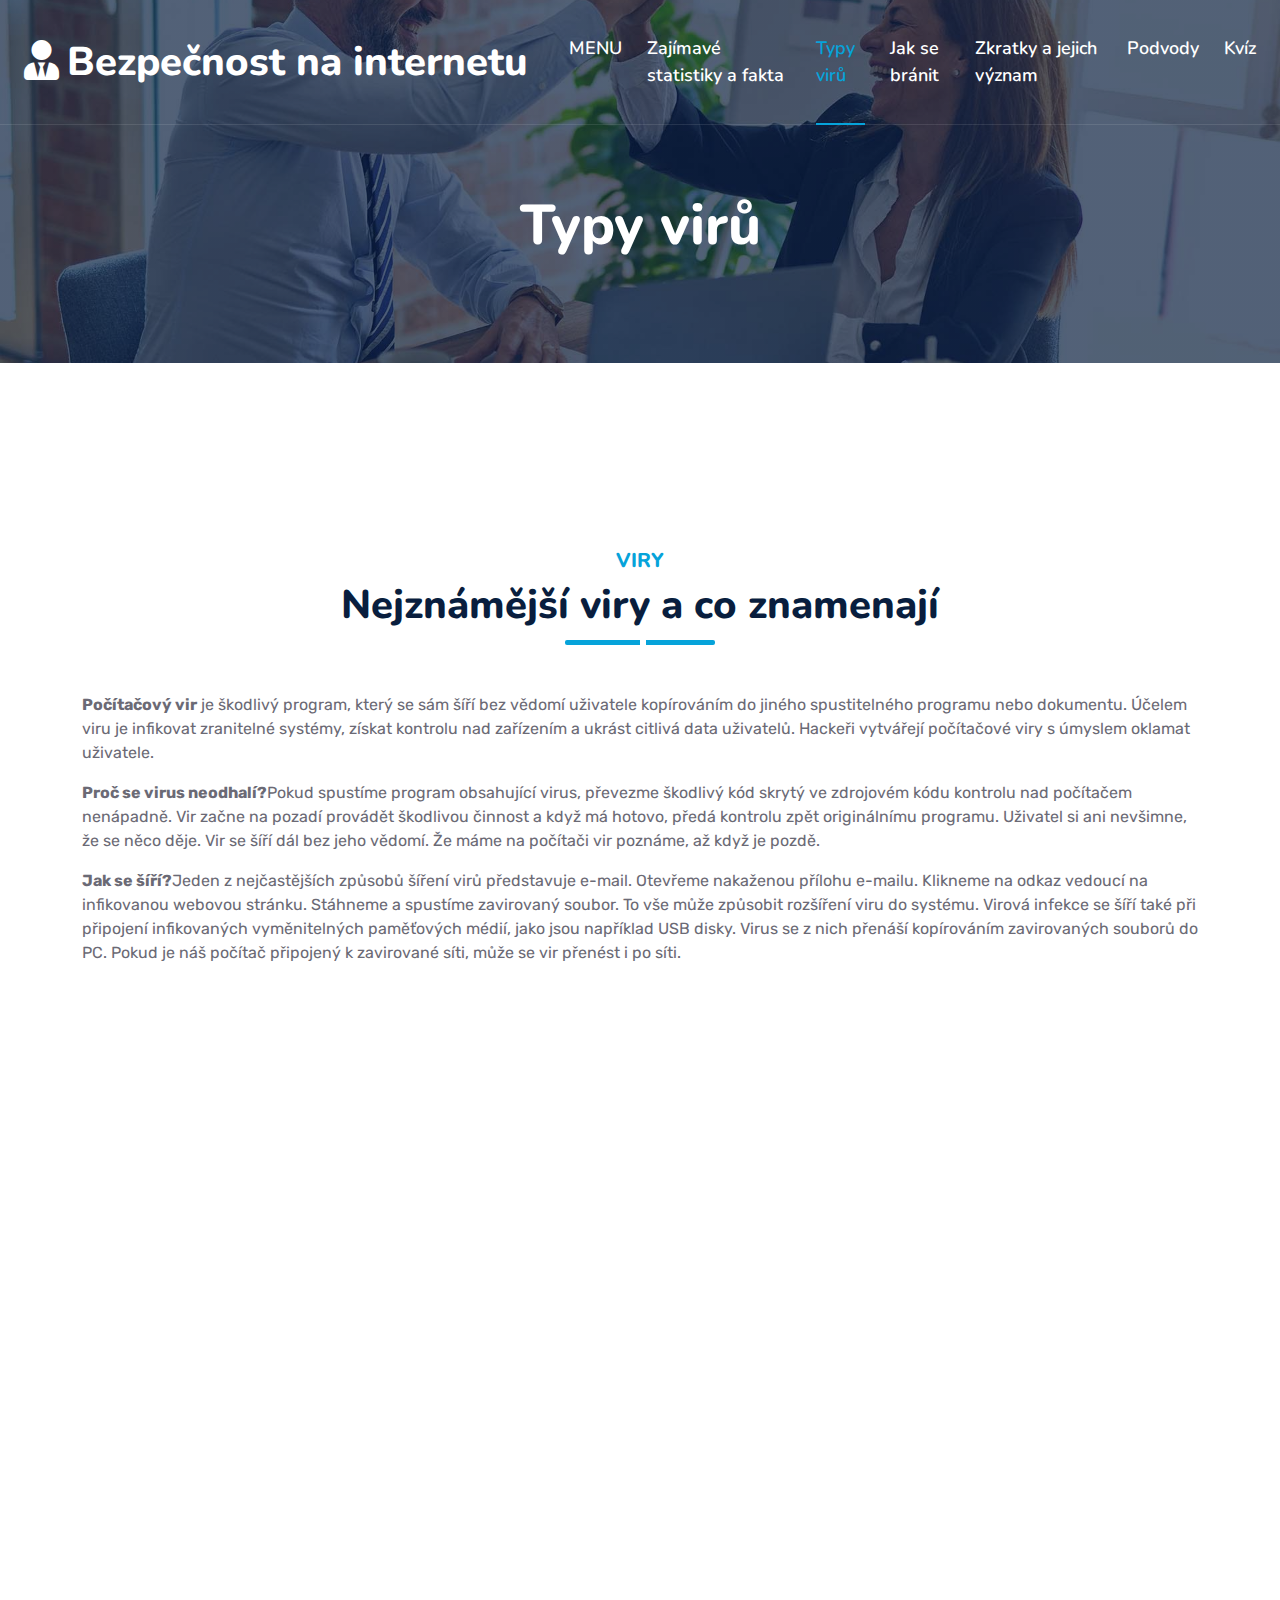
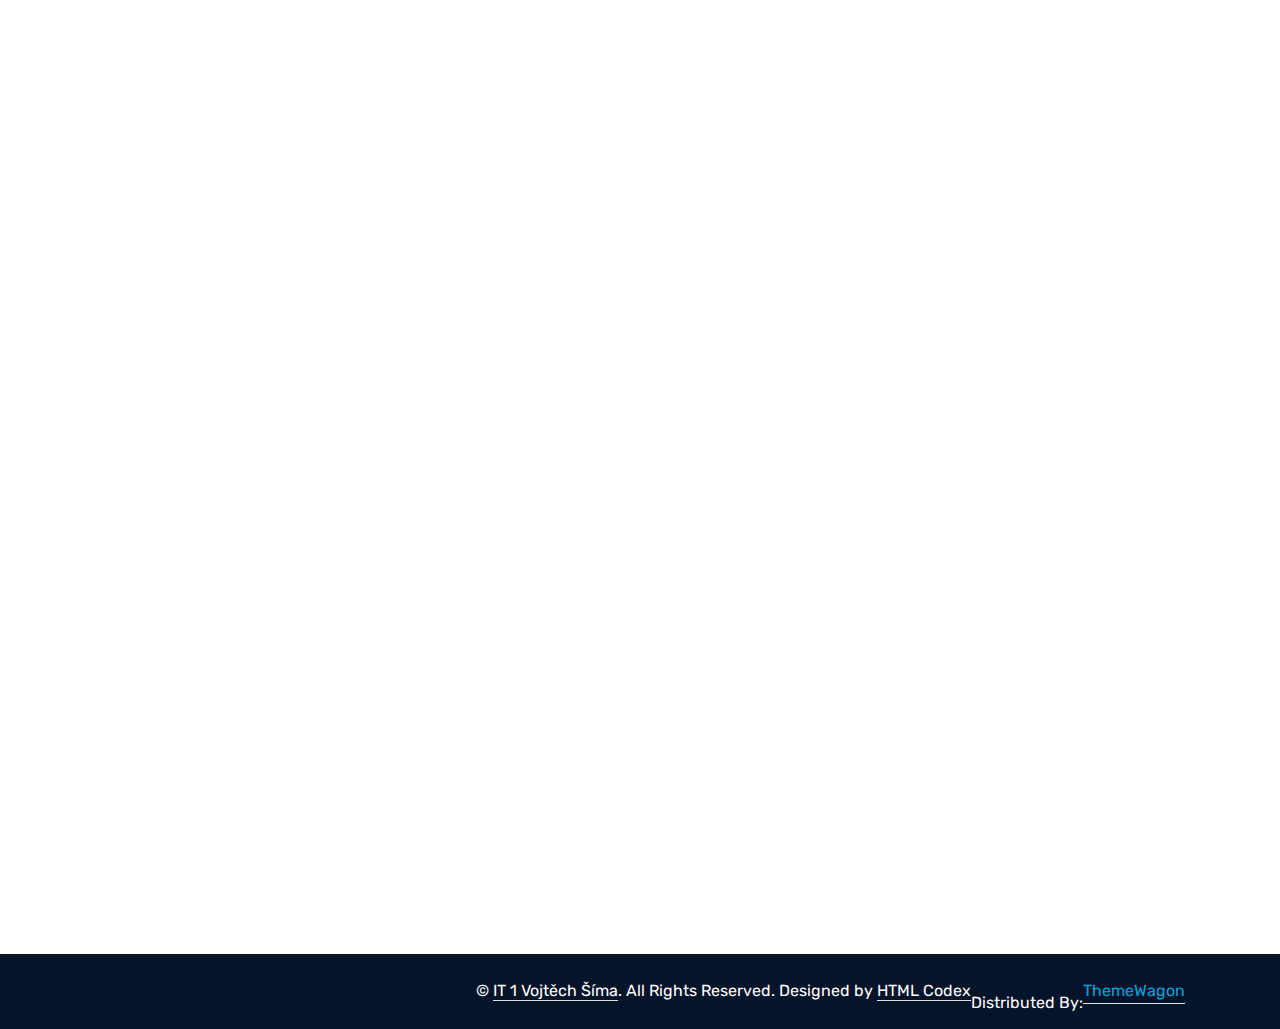
<file: service.html>
<!DOCTYPE html><html lang="cs"><head> <meta charset="utf-8"> <title>Bezpečnost na internetu</title> <meta content="width=device-width, initial-scale=1.0" name="viewport"> <meta content="Free HTML Templates" name="keywords"> <meta content="Free HTML Templates" name="description"> <!-- Favicon --> <link href="img/favicon.ico" rel="icon"> <!-- Google Web Fonts --> <link rel="preconnect" href="https://fonts.googleapis.com"> <link rel="preconnect" href="https://fonts.gstatic.com" crossorigin> <link href="https://fonts.googleapis.com/css2?family=Nunito:wght@400;600;700;800&family=Rubik:wght@400;500;600;700&display=swap" rel="stylesheet"> <!-- Icon Font Stylesheet --> <link href="https://cdnjs.cloudflare.com/ajax/libs/font-awesome/5.10.0/css/all.min.css" rel="stylesheet"> <link href="https://cdn.jsdelivr.net/npm/bootstrap-icons@1.4.1/font/bootstrap-icons.css" rel="stylesheet"> <!-- Libraries Stylesheet --> <link href="lib/owlcarousel/assets/owl.carousel.min.css" rel="stylesheet"> <link href="lib/animate/animate.min.css" rel="stylesheet"> <!-- Customized Bootstrap Stylesheet --> <link href="css/bootstrap.min.css" rel="stylesheet"> <!-- Template Stylesheet --> <link href="css/style.css" rel="stylesheet"></head><body> <!-- Spinner Start --> <div id="spinner" class="show bg-white position-fixed translate-middle w-100 vh-100 top-50 start-50 d-flex align-items-center justify-content-center"> <div class="spinner"></div> </div> <!-- Spinner End --> <!-- Navbar Start --> <div class="container-fluid position-relative p-0"> <nav class="navbar navbar-expand-lg navbar-dark px-4 py-3 py-lg-0"> <a href="index.html" class="navbar-brand p-0"> <h1 class="m-0"><i class="fa fa-user-tie me-2"></i>Bezpečnost na internetu</h1> </a> <button class="navbar-toggler" type="button" data-bs-toggle="collapse" data-bs-target="#navbarCollapse"> <span class="fa fa-bars"></span> </button> <div class="collapse navbar-collapse" id="navbarCollapse"> <div class="navbar-nav ms-auto py-0"> <a href="index.html" class="nav-item nav-link">MENU</a> <a href="about.html" class="nav-item nav-link">Zajímavé statistiky a fakta</a> <a href="service.html" class="nav-item nav-link active">Typy virů</a> <div class="nav-item dropdown"> <a href="price.html" class="nav-link">Jak se bránit</a> </div> <a href="feature.html" class="nav-item nav-link">Zkratky a jejich význam</a> <a href="quote.html" class="nav-item nav-link">Podvody</a> <a href="contact.html" class="nav-item nav-link">Kvíz</a> </div> </div> </nav> <div class="container-fluid bg-primary py-5 bg-header" style="margin-bottom: 90px;"> <div class="row py-5"> <div class="col-12 pt-lg-5 mt-lg-5 text-center"> <h1 class="display-4 text-white animated zoomIn">Typy virů</h1> </div> </div> </div> </div> <!-- Navbar End --> <!-- Full Screen Search Start --> <div class="modal fade" id="searchModal" tabindex="-1"> <div class="modal-dialog modal-fullscreen"> <div class="modal-content" style="background: rgba(9, 30, 62, .7);"> <div class="modal-header border-0"> <button type="button" class="btn bg-white btn-close" data-bs-dismiss="modal" aria-label="Close"></button> </div> <div class="modal-body d-flex align-items-center justify-content-center"> <div class="input-group" style="max-width: 600px;"> <input type="text" class="form-control bg-transparent border-primary p-3" placeholder="Type search keyword"> <button class="btn btn-primary px-4"><i class="bi bi-search"></i></button> </div> </div> </div> </div> </div> <!-- Full Screen Search End --> <!-- Service Start --> <div class="container-fluid py-5 wow fadeInUp" data-wow-delay="0.1s"> <div class="container py-5"> <div class="section-title text-center position-relative pb-3 mb-5 mx-auto" style="max-width: 600px;"> <h5 class="fw-bold text-primary text-uppercase">Viry</h5> <h1 class="mb-0">Nejznámější viry a co znamenají</h1> </div> <p><strong>Počítačový vir</strong> je škodlivý program, který se sám šíří bez vědomí uživatele kopírováním do jiného spustitelného programu nebo dokumentu. Účelem viru je infikovat zranitelné systémy, získat kontrolu nad zařízením a ukrást citlivá data uživatelů. Hackeři vytvářejí počítačové viry s úmyslem oklamat uživatele.</p> <p><strong>Proč se virus neodhalí?</strong>Pokud spustíme program obsahující virus, převezme škodlivý kód skrytý ve zdrojovém kódu kontrolu nad počítačem nenápadně. Vir začne na pozadí provádět škodlivou činnost a když má hotovo, předá kontrolu zpět originálnímu programu. Uživatel si ani nevšimne, že se něco děje. Vir se šíří dál bez jeho vědomí. Že máme na počítači vir poznáme, až když je pozdě.</p> <p><strong>Jak se šíří?</strong>Jeden z nejčastějších způsobů šíření virů představuje e-mail. Otevřeme nakaženou přílohu e-mailu. Klikneme na odkaz vedoucí na infikovanou webovou stránku. Stáhneme a spustíme zavirovaný soubor. To vše může způsobit rozšíření viru do systému. Virová infekce se šíří také při připojení infikovaných vyměnitelných paměťových médií, jako jsou například USB disky. Virus se z nich přenáší kopírováním zavirovaných souborů do PC. Pokud je náš počítač připojený k zavirované síti, může se vir přenést i po síti.</p> <div class="row g-5"> <div class="col-lg-4 col-md-6 wow zoomIn" data-wow-delay="0.3s"> <div class="service-item bg-light rounded d-flex flex-column align-items-center justify-content-center text-center"> <div class="service-icon"> <i class="fa fa-shield-alt text-white"></i> </div> <h4 class="mb-3">Malware</h4> <p class="m-0">Malware je zkratka pojmu malicious software (škodlivý software). Malware je název pro jakýkoliv typ softwaru, který by mohl poškodit počítačový systém, narušovat a shromažďovat data uživatele nebo provádět akce bez vědomí nebo svolení vlastníka.</p> <a class="btn btn-lg btn-primary rounded" href="https://cs.wikipedia.org/wiki/Malware"> <i class="bi bi-arrow-right"></i> </a> </div> </div> <div class="col-lg-4 col-md-6 wow zoomIn" data-wow-delay="0.6s"> <div class="service-item bg-light rounded d-flex flex-column align-items-center justify-content-center text-center"> <div class="service-icon"> <i class="fa fa-chart-pie text-white"></i> </div> <h4 class="mb-3">Trojský kůn</h4> <p class="m-0">Typ malwaru, který používá škodlivý kód k instalaci zdánlivě neškodného softwaru, který však vytváří zadní vrátka do systému, což obvykle způsobuje ztrátu nebo krádež dat z externího zdroje.</p> <a class="btn btn-lg btn-primary rounded" href="https://cs.wikipedia.org/wiki/Trojsk%C3%BD_k%C5%AF%C5%88_(program)"> <i class="bi bi-arrow-right"></i> </a> </div> </div> <div class="col-lg-4 col-md-6 wow zoomIn" data-wow-delay="0.9s"> <div class="service-item bg-light rounded d-flex flex-column align-items-center justify-content-center text-center"> <div class="service-icon"> <i class="fa fa-code text-white"></i> </div> <h4 class="mb-3">Červ</h4> <p class="m-0">Na rozdíl od viru je červ samostatným škodlivým softwarem, který se replikuje, aby se mohl rozšířit do jiných počítačů. Často používá počítačovou síť, díky které se sám šíří, a spoléhá na nedostatky v zabezpečení cílového systému.</p> <a class="btn btn-lg btn-primary rounded" href="https://cs.wikipedia.org/wiki/Po%C4%8D%C3%ADta%C4%8Dov%C3%BD_%C4%8Derv"> <i class="bi bi-arrow-right"></i> </a> </div> </div> <div class="col-lg-4 col-md-6 wow zoomIn" data-wow-delay="0.3s"> <div class="service-item bg-light rounded d-flex flex-column align-items-center justify-content-center text-center"> <div class="service-icon"> <i class="fab fa-android text-white"></i> </div> <h4 class="mb-3">Spyware</h4> <p class="m-0">Spyware je software, který pomáhá se shromažďováním informací o osobě nebo organizaci bez jejich vědomí, může sledovat a zaznamenávat aktivitu prováděnou v cílovém systému, jako jsou údery kláves při přihlašování nebo shromažďování údajů o kreditní kartě a dalších informacích.</p> <a class="btn btn-lg btn-primary rounded" href="https://cs.wikipedia.org/wiki/Spyware"> <i class="bi bi-arrow-right"></i> </a> </div> </div> <div class="col-lg-4 col-md-6 wow zoomIn" data-wow-delay="0.6s"> <div class="service-item bg-light rounded d-flex flex-column align-items-center justify-content-center text-center"> <div class="service-icon"> <i class="fa fa-search text-white"></i> </div> <h4 class="mb-3">Adware</h4> <p class="m-0">Adware je software, který automaticky zobrazuje vyskakovací okna a reklamní bannery za účelem generování výnosů pro autora nebo vydavatele. Mnoho freewaru využívá adware, ale ne vždy za škodlivým účelem – pokud by byl škodlivý, byl by klasifikován jako spyware nebo malware.</p> <a class="btn btn-lg btn-primary rounded" href="https://cs.wikipedia.org/wiki/Adware"> <i class="bi bi-arrow-right"></i> </a> </div> </div> </div> </div> </div> <!-- Service End --> <!-- Vendor Start --> <div class="container-fluid py-5 wow fadeInUp" data-wow-delay="0.1s"> <div class="container py-5 mb-5"> <div class="bg-white"> <div class="owl-carousel vendor-carousel"> <img src="img/vendor-1.jpg" alt=""> <img src="img/vendor-2.jpg" alt=""> <img src="img/vendor-3.jpg" alt=""> <img src="img/vendor-4.jpg" alt=""> <img src="img/vendor-5.jpg" alt=""> <img src="img/vendor-6.jpg" alt=""> <img src="img/vendor-7.jpg" alt=""> <img src="img/vendor-8.jpg" alt=""> <img src="img/vendor-9.jpg" alt=""> </div> </div> </div> </div> <!-- Vendor End --> <!-- Footer Start --> <div class="container-fluid bg-dark text-light mt-5 wow fadeInUp" data-wow-delay="0.1s"> <div class="container"> <div class="row gx-5"> <div class="col-lg-4 col-md-6 footer-about"> </div> <div class="col-lg-8 col-md-6"> <div class="row gx-5"> <div class="col-lg-4 col-md-12 pt-5 mb-5"> <div class="section-title section-title-sm position-relative pb-3 mb-4"> <h3 class="text-light mb-0">Něco o mně</h3> </div> <div class="d-flex mb-2"> <i class="bi bi-geo-alt text-primary me-2"></i> <p class="mb-0">Služovice, Czech Republic</p> </div> <div class="d-flex mb-2"> <i class="bi bi-envelope-open text-primary me-2"></i> <p class="mb-0">sima.vojtech@email.cz</p> </div> <div class="d-flex mb-2"> <i class="bi bi-telephone text-primary me-2"></i> <p class="mb-0">+420 777 115 402</p> </div> </div> <div class="col-lg-4 col-md-12 pt-0 pt-lg-5 mb-5"> <div class="section-title section-title-sm position-relative pb-3 mb-4"> <h3 class="text-light mb-0">Zdroje</h3> </div> <div class="link-animated d-flex flex-column justify-content-start"> <a class="text-light mb-2" href="https://www.instagram.com/bud.safe.online/"><i class="bi bi-arrow-right text-primary me-2"></i>www.instagram.com/bud.safe.online/</a> <a class="text-light mb-2" href="https://blog.avast.com/cs"><i class="bi bi-arrow-right text-primary me-2"></i>blog.avast.com/cs</a> <a class="text-light mb-2" href="https://www.jaknainternet.cz/"><i class="bi bi-arrow-right text-primary me-2"></i>www.jaknainternet.cz/</a> <a class="text-light mb-2" href="https://www.eset.com/cz/"><i class="bi bi-arrow-right text-primary me-2"></i>www.eset.com/cz/</a> <a class="text-light mb-2" href="https://www.zbozi.cz/magazin/c/bezpecnost-na-internetu/"><i class="bi bi-arrow-right text-primary me-2"></i>www.zbozi.cz/magazin/c/bezpecnost-na-internetu/</a> <a class="text-light" href="https://www.sosej.cz/Magazin/Software/pocitacove-viry"><i class="bi bi-arrow-right text-primary me-2"></i>www.sosej.cz</a> </div> </div> <div class="col-lg-4 col-md-12 pt-0 pt-lg-5 mb-5"> <div class="section-title section-title-sm position-relative pb-3 mb-4"> <h3 class="text-light mb-0">Doporučené stránky</h3> </div> <div class="link-animated d-flex flex-column justify-content-start"> <a class="text-light mb-2" href="https://www.avast.com/cz/besafeonline/online-kurz?gclid=Cj0KCQjwhqaVBhCxARIsAHK1tiMZ7tjDGXu889YC9B-Z6cCLHwgwKsJ1TXfCYSVu4slug1-El4bmY50aAgFqEALw_wcB"><i class="bi bi-arrow-right text-primary me-2"></i>Budsafeonline KURZ</a> <a class="text-light mb-2" href="https://www.ngss.cz/clanek/54-10-rad-pro-bezpecne-chovani-na-internetu"><i class="bi bi-arrow-right text-primary me-2"></i>Článek o radách ohledně internetu</a> <a class="text-light mb-2" href="https://www.youtube.com/watch?v=QN4jSgey6u8&ab_channel=Czechitas"><i class="bi bi-arrow-right text-primary me-2"></i>Video - obecně o bezpečí</a> <a class="text-light mb-2" href="https://www.youtube.com/watch?v=a_LiGXtXXNQ&ab_channel=StudioMoonTV"><i class="bi bi-arrow-right text-primary me-2"></i>Animovaný dokument od Moona - DOPORUČUJI</a> <a class="text-light mb-2" href="https://www.youtube.com/watch?v=Rc1Y_haDX_w&t=230s&ab_channel=N%C3%A1vody"><i class="bi bi-arrow-right text-primary me-2"></i>Video o tom, jak dlouho trvá prolomit heslo</a> <a class="text-light" href="https://www.youtube.com/watch?v=jTIUgshJjds&ab_channel=TechRaj"><i class="bi bi-arrow-right text-primary me-2"></i>Jak to vidí hacker (anglicky)</a> </div> </div> </div> </div> </div> </div> </div> <div class="container-fluid text-white" style="background: #061429;"> <div class="container text-center"> <div class="row justify-content-end"> <div class="col-lg-8 col-md-6"> <div class="d-flex align-items-center justify-content-center" style="height: 75px;"> <p class="mb-0">&copy; <a class="text-white border-bottom" href="#">IT 1 Vojtěch Šíma</a>. All Rights Reserved. <!--/*** This template is free as long as you keep the footer author’s credit link/attribution link/backlink. If you'd like to use the template without the footer author’s credit link/attribution link/backlink, you can purchase the Credit Removal License from "https://htmlcodex.com/credit-removal". Thank you for your support. ***/-->Designed by <a class="text-white border-bottom" href="https://htmlcodex.com">HTML Codex</a></p> <br>Distributed By: <a class="border-bottom" href="https://themewagon.com" target="_blank">ThemeWagon</a> </div> </div> </div> </div> </div> <!-- Footer End --> <!-- Back to Top --> <a href="#" class="btn btn-lg btn-primary btn-lg-square rounded back-to-top"><i class="bi bi-arrow-up"></i></a> <!-- JavaScript Libraries --> <script src="https://code.jquery.com/jquery-3.4.1.min.js"></script> <script src="https://cdn.jsdelivr.net/npm/bootstrap@5.0.0/dist/js/bootstrap.bundle.min.js"></script> <script src="lib/wow/wow.min.js"></script> <script src="lib/easing/easing.min.js"></script> <script src="lib/waypoints/waypoints.min.js"></script> <script src="lib/counterup/counterup.min.js"></script> <script src="lib/owlcarousel/owl.carousel.min.js"></script> <!-- Template Javascript --> <script src="js/main.js"></script></body></html>
</file>
<file: css/style.css>
/********** Template CSS **********/
:root {
    --primary: #06A3DA;
    --secondary: #34AD54;
    --light: #EEF9FF;
    --dark: #091E3E;
}

table, th, td {
    border:1px solid black;
  }
/*** Spinner ***/
.spinner {
    width: 40px;
    height: 40px;
    background: var(--primary);
    margin: 100px auto;
    -webkit-animation: sk-rotateplane 1.2s infinite ease-in-out;
    animation: sk-rotateplane 1.2s infinite ease-in-out;
}

@-webkit-keyframes sk-rotateplane {
    0% {
        -webkit-transform: perspective(120px)
    }
    50% {
        -webkit-transform: perspective(120px) rotateY(180deg)
    }
    100% {
        -webkit-transform: perspective(120px) rotateY(180deg) rotateX(180deg)
    }
}

@keyframes sk-rotateplane {
    0% {
        transform: perspective(120px) rotateX(0deg) rotateY(0deg);
        -webkit-transform: perspective(120px) rotateX(0deg) rotateY(0deg)
    }
    50% {
        transform: perspective(120px) rotateX(-180.1deg) rotateY(0deg);
        -webkit-transform: perspective(120px) rotateX(-180.1deg) rotateY(0deg)
    }
    100% {
        transform: perspective(120px) rotateX(-180deg) rotateY(-179.9deg);
        -webkit-transform: perspective(120px) rotateX(-180deg) rotateY(-179.9deg);
    }
}

#spinner {
    opacity: 0;
    visibility: hidden;
    transition: opacity .5s ease-out, visibility 0s linear .5s;
    z-index: 99999;
}

#spinner.show {
    transition: opacity .5s ease-out, visibility 0s linear 0s;
    visibility: visible;
    opacity: 1;
}


/*** Heading ***/
h1,
h2,
.fw-bold {
    font-weight: 800 !important;
}

h3,
h4,
.fw-semi-bold {
    font-weight: 700 !important;
}

h5,
h6,
.fw-medium {
    font-weight: 600 !important;
}


/*** Button ***/
.btn {
    font-family: 'Nunito', sans-serif;
    font-weight: 600;
    transition: .5s;
}

.btn-primary,
.btn-secondary {
    color: #FFFFFF;
    box-shadow: inset 0 0 0 50px transparent;
}

.btn-primary:hover {
    box-shadow: inset 0 0 0 0 var(--primary);
}

.btn-secondary:hover {
    box-shadow: inset 0 0 0 0 var(--secondary);
}

.btn-square {
    width: 36px;
    height: 36px;
}

.btn-sm-square {
    width: 30px;
    height: 30px;
}

.btn-lg-square {
    width: 48px;
    height: 48px;
}

.btn-square,
.btn-sm-square,
.btn-lg-square {
    padding-left: 0;
    padding-right: 0;
    text-align: center;
}

div.gallery {
    margin: 5px;
    border: 1px solid #ccc;
    float: left;
    width: 180px;
  }
  
  div.gallery:hover {
    border: 1px solid #777;
  }
  
  div.gallery img {
    width: 100%;
    height: auto;
  }
  
  div.desc {
    padding: 15px;
    text-align: center;
  }

/*** Navbar ***/
.navbar-dark .navbar-nav .nav-link {
    font-family: 'Nunito', sans-serif;
    position: relative;
    margin-left: 25px;
    padding: 35px 0;
    color: #FFFFFF;
    font-size: 18px;
    font-weight: 600;
    outline: none;
    transition: .5s;
}

.sticky-top.navbar-dark .navbar-nav .nav-link {
    padding: 20px 0;
    color: var(--dark);
}

.navbar-dark .navbar-nav .nav-link:hover,
.navbar-dark .navbar-nav .nav-link.active {
    color: var(--primary);
}

.navbar-dark .navbar-brand h1 {
    color: #FFFFFF;
}

.navbar-dark .navbar-toggler {
    color: var(--primary) !important;
    border-color: var(--primary) !important;
}

@media (max-width: 991.98px) {
    .sticky-top.navbar-dark {
        position: relative;
        background: #FFFFFF;
    }

    .navbar-dark .navbar-nav .nav-link,
    .navbar-dark .navbar-nav .nav-link.show,
    .sticky-top.navbar-dark .navbar-nav .nav-link {
        padding: 10px 0;
        color: var(--dark);
    }
    div.gallery {
        margin: 5px;
        border: 1px solid #ccc;
        float: left;
        width: 180px;
      }
      
      div.gallery:hover {
        border: 1px solid #777;
      }
      
      div.gallery img {
        width: 100%;
        height: auto;
      }
      
      div.desc {
        padding: 15px;
        text-align: center;
      }

    .navbar-dark .navbar-brand h1 {
        color: var(--primary);
    }
}

@media (min-width: 992px) {
    .navbar-dark {
        position: absolute;
        width: 100%;
        top: 0;
        left: 0;
        border-bottom: 1px solid rgba(256, 256, 256, .1);
        z-index: 999;
    }
    
    .sticky-top.navbar-dark {
        position: fixed;
        background: #FFFFFF;
    }

    .navbar-dark .navbar-nav .nav-link::before {
        position: absolute;
        content: "";
        width: 0;
        height: 2px;
        bottom: -1px;
        left: 50%;
        background: var(--primary);
        transition: .5s;
    }

    .navbar-dark .navbar-nav .nav-link:hover::before,
    .navbar-dark .navbar-nav .nav-link.active::before {
        width: 100%;
        left: 0;
    }

    .navbar-dark .navbar-nav .nav-link.nav-contact::before {
        display: none;
    }

    .sticky-top.navbar-dark .navbar-brand h1 {
        color: var(--primary);
    }
}


/*** Carousel ***/
.carousel-caption {
    top: 0;
    left: 0;
    right: 0;
    bottom: 0;
    background: rgba(9, 30, 62, .7);
    z-index: 1;
}

@media (max-width: 576px) {
    .carousel-caption h5 {
        font-size: 14px;
        font-weight: 500 !important;
    }

    .carousel-caption h1 {
        font-size: 30px;
        font-weight: 600 !important;
    }
}

.carousel-control-prev,
.carousel-control-next {
    width: 10%;
}

.carousel-control-prev-icon,
.carousel-control-next-icon {
    width: 3rem;
    height: 3rem;
}


/*** Section Title ***/
.section-title::before {
    position: absolute;
    content: "";
    width: 150px;
    height: 5px;
    left: 0;
    bottom: 0;
    background: var(--primary);
    border-radius: 2px;
}

.section-title.text-center::before {
    left: 50%;
    margin-left: -75px;
}

.section-title.section-title-sm::before {
    width: 90px;
    height: 3px;
}

.section-title::after {
    position: absolute;
    content: "";
    width: 6px;
    height: 5px;
    bottom: 0px;
    background: #FFFFFF;
    -webkit-animation: section-title-run 5s infinite linear;
    animation: section-title-run 5s infinite linear;
}

.section-title.section-title-sm::after {
    width: 4px;
    height: 3px;
}

.section-title.text-center::after {
    -webkit-animation: section-title-run-center 5s infinite linear;
    animation: section-title-run-center 5s infinite linear;
}

.section-title.section-title-sm::after {
    -webkit-animation: section-title-run-sm 5s infinite linear;
    animation: section-title-run-sm 5s infinite linear;
}

@-webkit-keyframes section-title-run {
    0% {left: 0; } 50% { left : 145px; } 100% { left: 0; }
}

@-webkit-keyframes section-title-run-center {
    0% { left: 50%; margin-left: -75px; } 50% { left : 50%; margin-left: 45px; } 100% { left: 50%; margin-left: -75px; }
}

@-webkit-keyframes section-title-run-sm {
    0% {left: 0; } 50% { left : 85px; } 100% { left: 0; }
}


/*** Service ***/
.service-item {
    position: relative;
    height: 300px;
    padding: 0 30px;
    transition: .5s;
}

.service-item .service-icon {
    margin-bottom: 30px;
    width: 60px;
    height: 60px;
    display: flex;
    align-items: center;
    justify-content: center;
    background: var(--primary);
    border-radius: 2px;
    transform: rotate(-45deg);
}

.service-item .service-icon i {
    transform: rotate(45deg);
}

.service-item a.btn {
    position: absolute;
    width: 60px;
    bottom: -48px;
    left: 50%;
    margin-left: -30px;
    opacity: 0;
}

.service-item:hover a.btn {
    bottom: -24px;
    opacity: 1;
}


/*** Testimonial ***/
.testimonial-carousel .owl-dots {
    margin-top: 15px;
    display: flex;
    align-items: flex-end;
    justify-content: center;
}

.testimonial-carousel .owl-dot {
    position: relative;
    display: inline-block;
    margin: 0 5px;
    width: 15px;
    height: 15px;
    background: #DDDDDD;
    border-radius: 2px;
    transition: .5s;
}

.testimonial-carousel .owl-dot.active {
    width: 30px;
    background: var(--primary);
}

.testimonial-carousel .owl-item.center {
    position: relative;
    z-index: 1;
}

.testimonial-carousel .owl-item .testimonial-item {
    transition: .5s;
}

.testimonial-carousel .owl-item.center .testimonial-item {
    background: #FFFFFF !important;
    box-shadow: 0 0 30px #DDDDDD;
}


/*** Team ***/
.team-item {
    transition: .5s;
}

.team-social {
    position: absolute;
    width: 100%;
    height: 100%;
    top: 0;
    left: 0;
    display: flex;
    align-items: center;
    justify-content: center;
    transition: .5s;
}

.team-social a.btn {
    position: relative;
    margin: 0 3px;
    margin-top: 100px;
    opacity: 0;
}

.team-item:hover {
    box-shadow: 0 0 30px #DDDDDD;
}

.team-item:hover .team-social {
    background: rgba(9, 30, 62, .7);
}

.team-item:hover .team-social a.btn:first-child {
    opacity: 1;
    margin-top: 0;
    transition: .3s 0s;
}

.team-item:hover .team-social a.btn:nth-child(2) {
    opacity: 1;
    margin-top: 0;
    transition: .3s .05s;
}

.team-item:hover .team-social a.btn:nth-child(3) {
    opacity: 1;
    margin-top: 0;
    transition: .3s .1s;
}

.team-item:hover .team-social a.btn:nth-child(4) {
    opacity: 1;
    margin-top: 0;
    transition: .3s .15s;
}

.team-item .team-img img,
.blog-item .blog-img img  {
    transition: .5s;
}

.team-item:hover .team-img img,
.blog-item:hover .blog-img img {
    transform: scale(1.15);
}


/*** Miscellaneous ***/
@media (min-width: 991.98px) {
    .facts {
        position: relative;
        margin-top: -75px;
        z-index: 1;
    }
}

.back-to-top {
    position: fixed;
    display: none;
    right: 45px;
    bottom: 45px;
    z-index: 99;
}

.bg-header {
    background: linear-gradient(rgba(9, 30, 62, .7), rgba(9, 30, 62, .7)), url(../img/carousel-1.jpg) center center no-repeat;
    background-size: cover;
}

.link-animated a {
    transition: .5s;
}

.link-animated a:hover {
    padding-left: 10px;
}

@media (min-width: 767.98px) {
    .footer-about {
        margin-bottom: -75px;
    }
}
</file>
